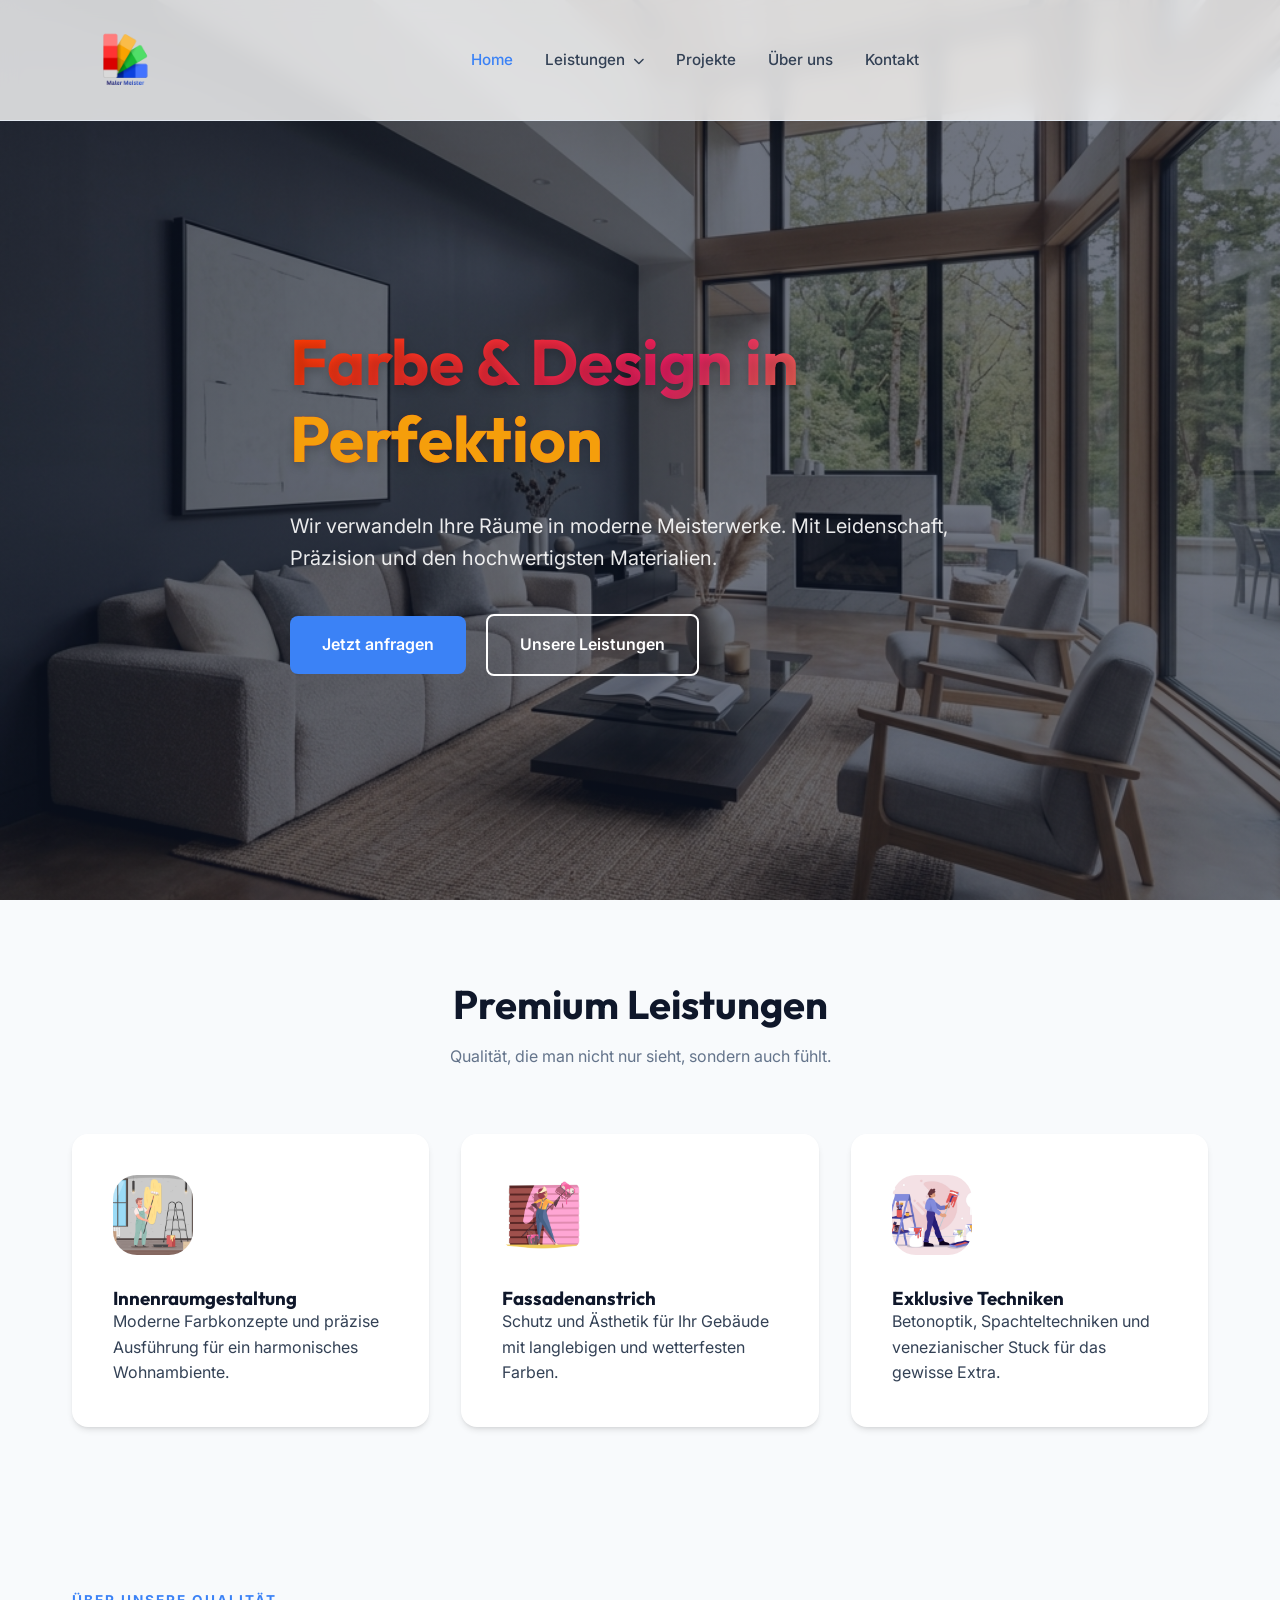
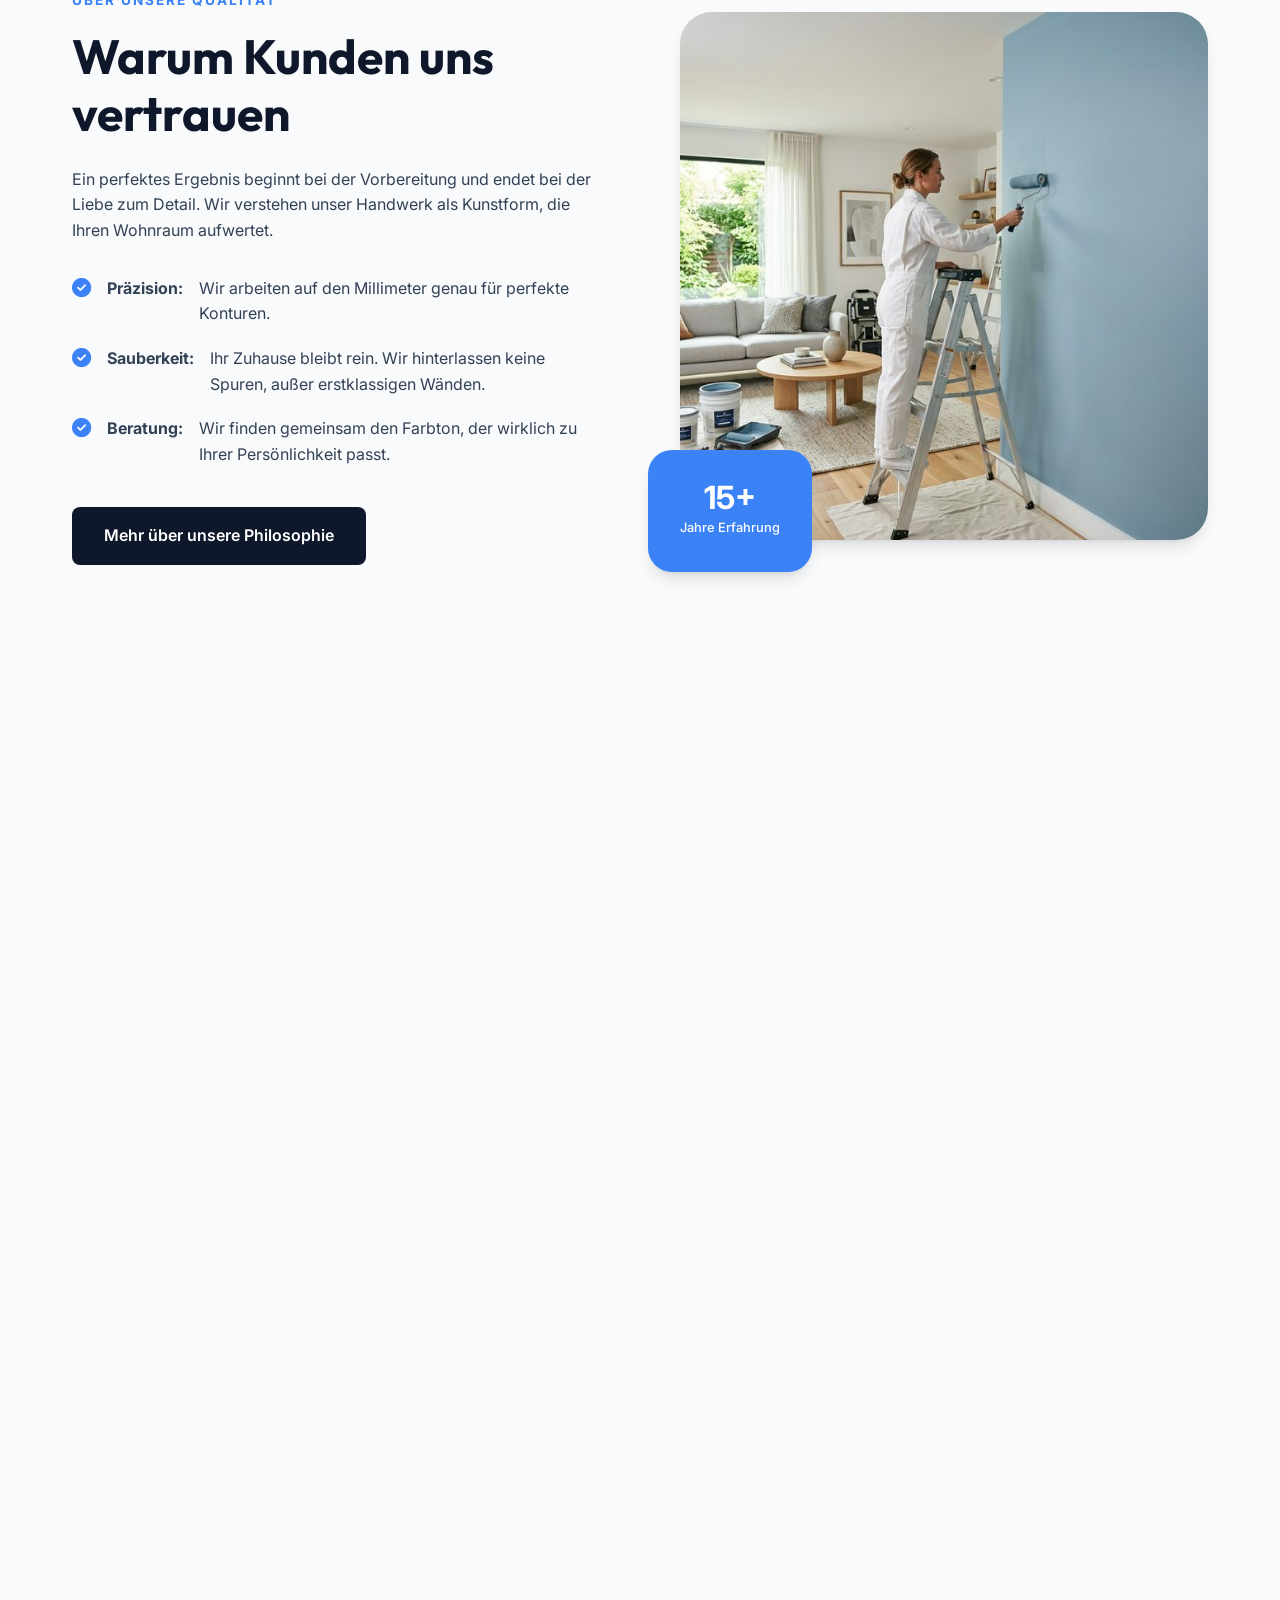
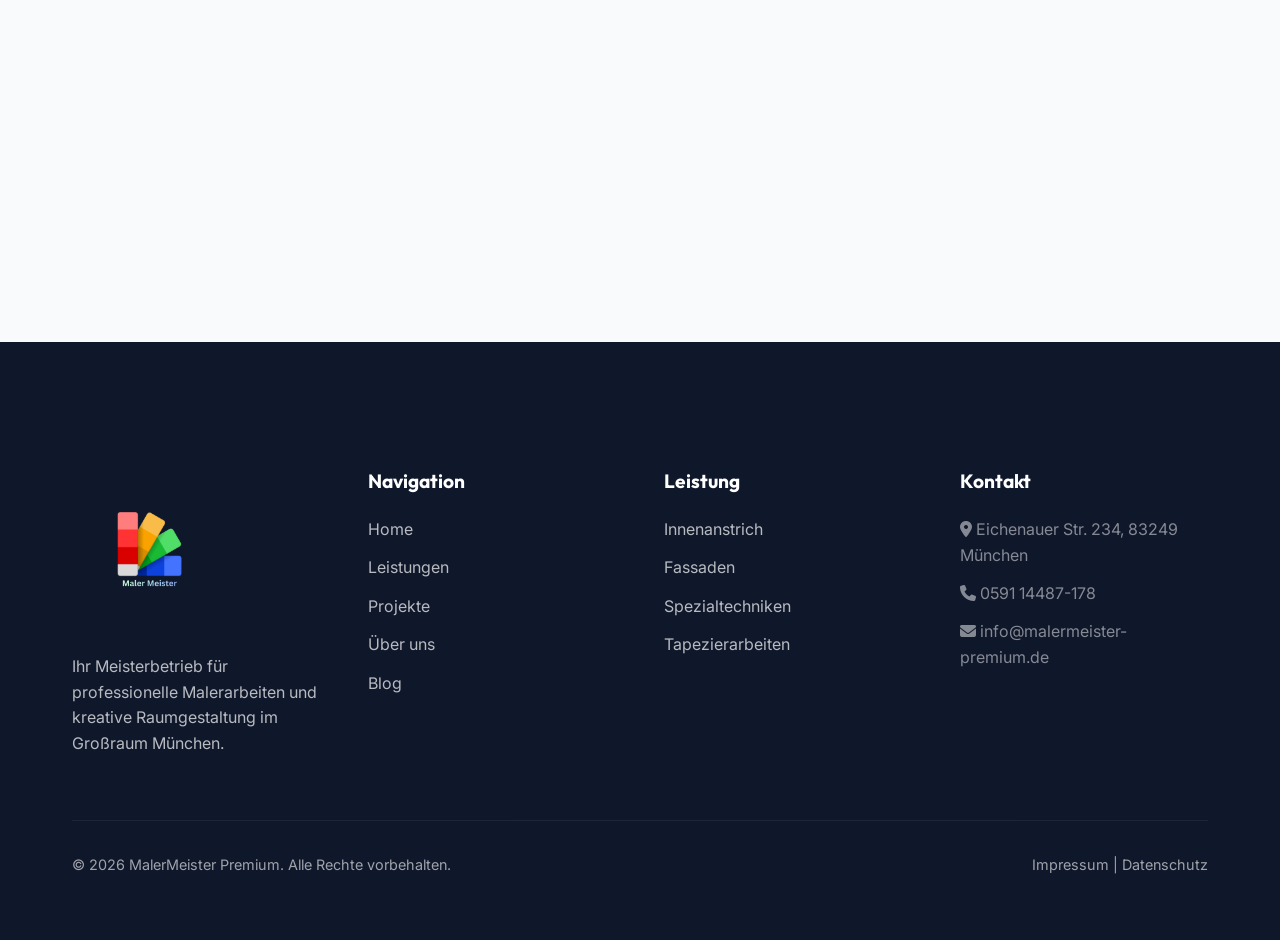
<file: index.html>
<!DOCTYPE html>
<html lang="de">
<head>
    <meta charset="UTF-8">
    <meta name="viewport" content="width=device-width, initial-scale=1.0">
    <title>MalerMeister Premium | Ihr Partner für moderne Raumgestaltung</title>
    <link rel="icon" type="image/png" href="assets/logo_custom.png">
    <meta name="description" content="Professionelle Malerarbeiten, Fassadengestaltung und exklusive Oberflächentechniken für Ihr Zuhause oder Gewerbe.">
    <link rel="stylesheet" href="styles.css">
    <link rel="stylesheet" href="https://cdnjs.cloudflare.com/ajax/libs/font-awesome/6.4.0/css/all.min.css">
</head>
<body>
    <div class="bg-blobs">
        <div class="blob blob-1"></div>
        <div class="blob blob-2"></div>
    </div>

    <header>
        <div class="container">
            <nav>
                <a href="index.html" class="logo"><img src="assets/logo_custom.png" alt="MalerMeister Premium Logo"></a>
                <ul class="nav-links">
                    <li><a href="index.html" class="active">Home</a></li>
                    <li class="has-mega">
                        <a href="leistungen.html">Leistungen <i class="fas fa-chevron-down"></i></a>
                        <div class="mega-menu">
                            <div class="container mega-grid">
                                <div class="mega-col">
                                    <h4><i class="fas fa-paint-roller"></i> Standardarbeiten</h4>
                                    <ul>
                                        <li><a href="leistungen.html#innen">Innenanstrich</a></li>
                                        <li><a href="leistungen.html#fassade">Fassaden</a></li>
                                    </ul>
                                </div>
                                <div class="mega-col">
                                    <h4><i class="fas fa-star"></i> Spezialarbeiten</h4>
                                    <ul>
                                        <li><a href="leistungen.html#technik">Spezialtechniken</a></li>
                                        <li><a href="leistungen.html#tapeziere">Tapezierarbeiten</a></li>
                                    </ul>
                                </div>
                                <div class="mega-col mega-cta">
                                    <div class="cta-mini">
                                        <p>Nicht sicher?</p>
                                        <a href="kontakt.html" class="btn btn-primary btn-sm">Jetzt beraten lassen</a>
                                    </div>
                                </div>
                            </div>
                        </div>
                    </li>
                    <li><a href="projekte.html">Projekte</a></li>
                    <li><a href="ueber-uns.html">Über uns</a></li>
                    <li><a href="kontakt.html">Kontakt</a></li>
                </ul>
                <div class="header-actions">
                    <div class="mobile-menu-btn">
                        <i class="fas fa-bars"></i>
                    </div>
                </div>
            </nav>
        </div>
    </header>

    <main>
        <section class="hero">
            <div class="container">
                <div class="hero-content reveal">
                    <h1>Farbe & Design in <span>Perfektion</span></h1>
                    <p>Wir verwandeln Ihre Räume in moderne Meisterwerke. Mit Leidenschaft, Präzision und den hochwertigsten Materialien.</p>
                    <div class="hero-btns">
                        <a href="kontakt.html" class="btn btn-primary">Jetzt anfragen</a>
                        <a href="leistungen.html" class="btn btn-outline">Unsere Leistungen</a>
                    </div>
                </div>
            </div>
        </section>

        <section class="services">
            <div class="container">
                <div class="section-title reveal">
                    <h2>Premium Leistungen</h2>
                    <p>Qualität, die man nicht nur sieht, sondern auch fühlt.</p>
                </div>
                <div class="services-grid">
                    <div class="service-card reveal">
                        <div class="service-icon blue"><img src="assets/service_interior.png" alt="Innenraumgestaltung Illustration"></div>
                        <h3>Innenraumgestaltung</h3>
                        <p>Moderne Farbkonzepte und präzise Ausführung für ein harmonisches Wohnambiente.</p>
                    </div>
                    <div class="service-card reveal">
                        <div class="service-icon orange"><img src="assets/service_facade.png" alt="Fassadenanstrich Illustration"></div>
                        <h3>Fassadenanstrich</h3>
                        <p>Schutz und Ästhetik für Ihr Gebäude mit langlebigen und wetterfesten Farben.</p>
                    </div>
                    <div class="service-card reveal">
                        <div class="service-icon green"><img src="assets/service_technique.png" alt="Exklusive Techniken Illustration"></div>
                        <h3>Exklusive Techniken</h3>
                        <p>Betonoptik, Spachteltechniken und venezianischer Stuck für das gewisse Extra.</p>
                    </div>
                </div>
            </div>
        </section>

        <section class="split-section">
            <div class="container">
                <div class="split-grid">
                    <div class="split-content reveal">
                        <span class="subtitle">Über unsere Qualität</span>
                        <h2>Warum Kunden uns vertrauen</h2>
                        <p>Ein perfektes Ergebnis beginnt bei der Vorbereitung und endet bei der Liebe zum Detail. Wir verstehen unser Handwerk als Kunstform, die Ihren Wohnraum aufwertet.</p>
                        <ul class="feature-list">
                            <li><i class="fas fa-check-circle"></i> <strong>Präzision:</strong> Wir arbeiten auf den Millimeter genau für perfekte Konturen.</li>
                            <li><i class="fas fa-check-circle"></i> <strong>Sauberkeit:</strong> Ihr Zuhause bleibt rein. Wir hinterlassen keine Spuren, außer erstklassigen Wänden.</li>
                            <li><i class="fas fa-check-circle"></i> <strong>Beratung:</strong> Wir finden gemeinsam den Farbton, der wirklich zu Ihrer Persönlichkeit passt.</li>
                        </ul>
                        <div style="margin-top: 2.5rem;">
                            <a href="ueber-uns.html" class="btn btn-primary" style="background-color: var(--primary);">Mehr über unsere Philosophie</a>
                        </div>
                    </div>
                    <div class="split-image reveal">
                        <img src="assets/craftsmanship.png" alt="Handwerk Qualität">
                        <div class="image-experience-badge">
                            <strong>15+</strong>
                            <span>Jahre Erfahrung</span>
                        </div>
                    </div>
                </div>
            </div>
        </section>

        <section class="projects bg-white" style="background-color: white;">
            <div class="container">
                <div class="section-title reveal">
                    <h2>Unsere Referenzen</h2>
                    <p>Ein Einblick in unsere aktuellsten Projekte und zufriedene Kunden.</p>
                </div>
                <div class="projects-grid">
                    <div class="project-item reveal">
                        <div class="project-badge">Wohnen</div>
                        <img src="assets/project1.png" alt="Loft München">
                        <div class="project-overlay">
                            <span class="project-location"><i class="fas fa-map-marker-alt"></i> München</span>
                            <h3>Loft Wohnung</h3>
                            <p>Premium Innenraumgestaltung in kühlen Grautönen.</p>
                            <div class="project-link-icon"><i class="fas fa-arrow-right"></i></div>
                        </div>
                    </div>
                    <div class="project-item reveal">
                        <div class="project-badge">Exterieur</div>
                        <img src="assets/facade.png" alt="Villa Grünwald">
                        <div class="project-overlay">
                            <span class="project-location"><i class="fas fa-map-marker-alt"></i> Grünwald</span>
                            <h3>Villa Fassade</h3>
                            <p>Langfristiger Wetterschutz & edle Optik.</p>
                            <div class="project-link-icon"><i class="fas fa-arrow-right"></i></div>
                        </div>
                    </div>
                    <div class="project-item reveal">
                        <div class="project-badge">Büro</div>
                        <img src="assets/interior.png" alt="Office Projekt">
                        <div class="project-overlay">
                            <span class="project-location"><i class="fas fa-map-marker-alt"></i> Starnberg</span>
                            <h3>Creative Office</h3>
                            <p>Moderne Wandkonzepte für produktives Arbeiten.</p>
                            <div class="project-link-icon"><i class="fas fa-arrow-right"></i></div>
                        </div>
                    </div>
                </div>
                <div style="text-align: center; margin-top: 3rem;" class="reveal">
                    <a href="projekte.html" class="btn btn-primary">Alle Projekte ansehen</a>
                </div>
            </div>
        </section>

        <section class="cta">
            <div class="container">
                <div class="reveal" style="text-align: center; background: var(--primary); padding: 4rem; border-radius: 2rem; color: white;">
                    <h2 style="color: white; margin-bottom: 1.5rem; font-size: 2.5rem;">Bereit für ein neues Projekt?</h2>
                    <p style="margin-bottom: 2rem; opacity: 0.8; font-size: 1.1rem;">Lassen Sie uns gemeinsam Ihre Vision verwirklichen. Kontaktieren Sie uns für eine unverbindliche Beratung.</p>
                    <a href="kontakt.html" class="btn btn-primary" style="background-color: var(--accent);">Kontakt aufnehmen</a>
                </div>
            </div>
        </section>
    </main>

    <footer>
        <div class="container">
            <div class="footer-grid">
                <div class="footer-col">
                    <a href="index.html" class="logo" style="margin-bottom: 1.5rem;"><img src="assets/logo_footer.png" alt="MalerMeister Premium Logo"></a>
                    <p style="opacity: 0.7;">Ihr Meisterbetrieb für professionelle Malerarbeiten und kreative Raumgestaltung im Großraum München.</p>
                </div>
                <div class="footer-col">
                    <h4>Navigation</h4>
                    <ul>
                        <li><a href="index.html">Home</a></li>
                        <li><a href="leistungen.html">Leistungen</a></li>
                        <li><a href="projekte.html">Projekte</a></li>
                        <li><a href="ueber-uns.html">Über uns</a></li>
                        <li><a href="blog.html">Blog</a></li>
                    </ul>
                </div>
                <div class="footer-col">
                    <h4>Leistung</h4>
                    <ul>
                        <li><a href="leistungen.html#innen">Innenanstrich</a></li>
                        <li><a href="leistungen.html#fassade">Fassaden</a></li>
                        <li><a href="leistungen.html#technik">Spezialtechniken</a></li>
                        <li><a href="leistungen.html#tapeziere">Tapezierarbeiten</a></li>
                    </ul>
                </div>
                <div class="footer-col">
                    <h4>Kontakt</h4>
                    <ul style="opacity: 0.7;">
                        <li><i class="fas fa-map-marker-alt"></i> Eichenauer Str. 234, 83249 München</li>
                        <li><i class="fas fa-phone"></i> 0591 14487-178</li>
                        <li><i class="fas fa-envelope"></i> <a href="mailto:info@webtech-agentur.de">info@malermeister-premium.de</a></li>
                    </ul>
                </div>
            </div>
            <div class="footer-bottom">
                <p>&copy; 2026 MalerMeister Premium. Alle Rechte vorbehalten.</p>
                <div class="footer-legal">
                    <a href="impressum.html">Impressum</a> | <a href="datenschutz.html">Datenschutz</a>
                </div>
            </div>
        </div>
    </footer>

    <script src="script.js"></script>
</body>
</html>
</file>
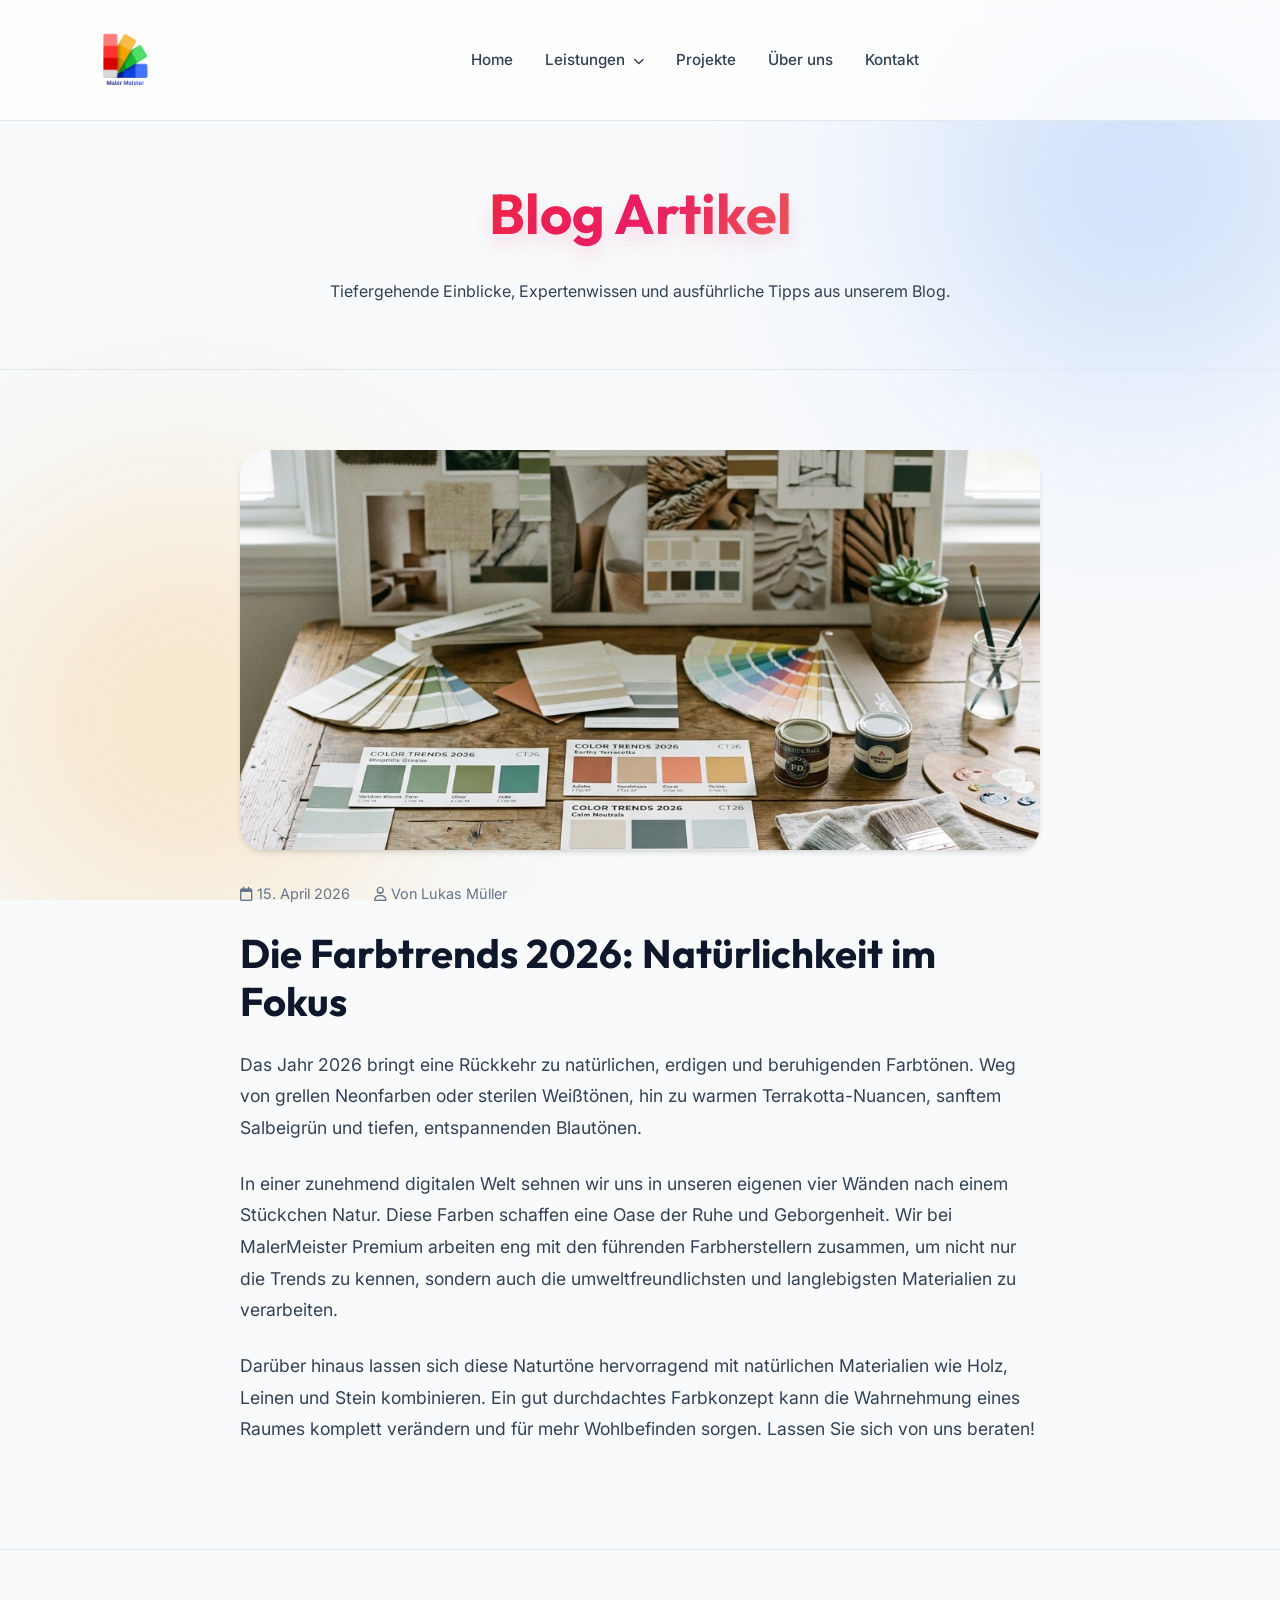
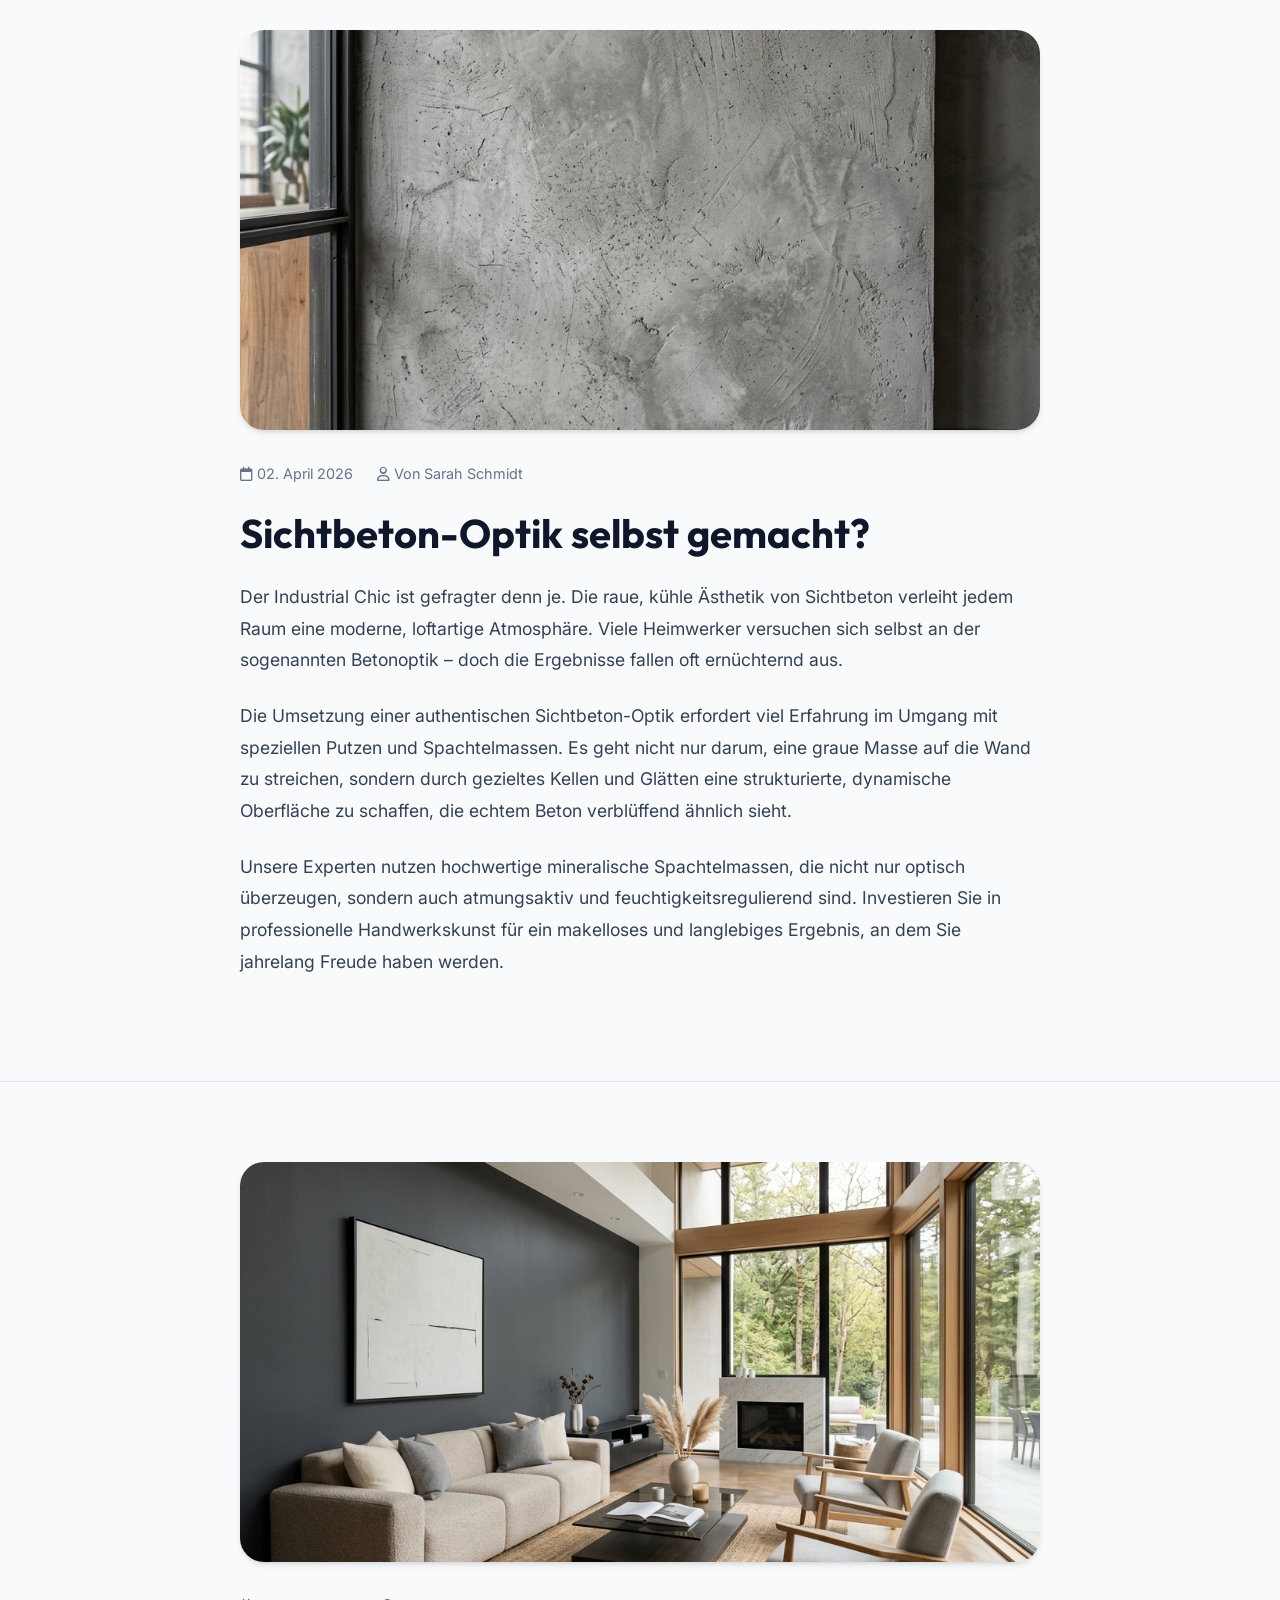
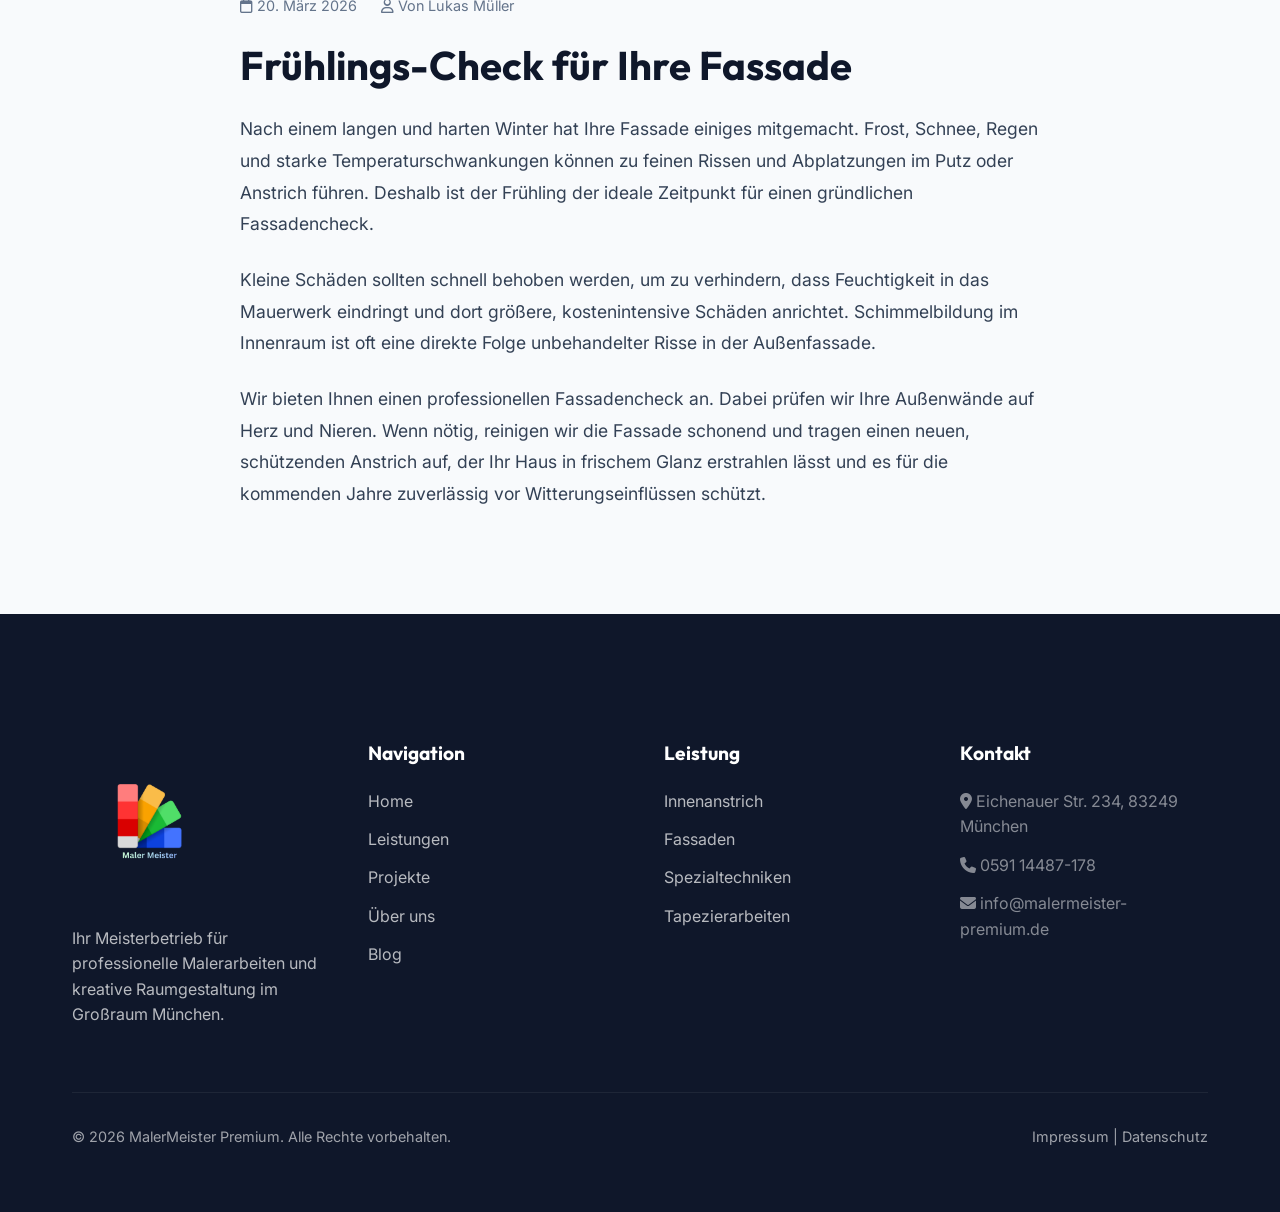
<file: blog-details.html>
<!DOCTYPE html>
<html lang="de">
<head>
    <meta charset="UTF-8">
    <meta name="viewport" content="width=device-width, initial-scale=1.0">
    <title>Blog Details | MalerMeister Premium</title>
    <link rel="icon" type="image/png" href="assets/logo_custom.png">
    <link rel="stylesheet" href="styles.css">
    <link rel="stylesheet" href="https://cdnjs.cloudflare.com/ajax/libs/font-awesome/6.4.0/css/all.min.css">
    <style>
        .page-header {
            padding-top: 180px;
            background: var(--bg-white);
            border-bottom: 1px solid var(--border);
            text-align: center;
            padding-bottom: 4rem;
        }
        .article-section {
            padding: 5rem 0;
            border-bottom: 1px solid var(--border);
        }
        .article-section:last-child {
            border-bottom: none;
        }
        .article-image {
            width: 100%;
            height: 400px;
            object-fit: cover;
            border-radius: 1.5rem;
            margin-bottom: 2rem;
            box-shadow: var(--shadow);
        }
        .article-content {
            max-width: 800px;
            margin: 0 auto;
        }
        .article-meta {
            font-size: 0.9rem;
            color: var(--text-muted);
            margin-bottom: 1.5rem;
            display: flex;
            gap: 1.5rem;
        }
        .article-content h2 {
            font-size: 2.5rem;
            margin-bottom: 1.5rem;
            color: var(--text-heading);
        }
        .article-content p {
            margin-bottom: 1.5rem;
            font-size: 1.1rem;
            line-height: 1.8;
        }
    </style>
</head>
<body>
    <div class="bg-blobs">
        <div class="blob blob-1"></div>
        <div class="blob blob-2"></div>
    </div>

    <header>
        <div class="container">
            <nav>
                <a href="index.html" class="logo"><img src="assets/logo_custom.png" alt="MalerMeister Premium Logo"></a>
                <ul class="nav-links">
                    <li><a href="index.html">Home</a></li>
                    <li class="has-mega">
                        <a href="leistungen.html">Leistungen <i class="fas fa-chevron-down"></i></a>
                        <div class="mega-menu">
                            <div class="container mega-grid">
                                <div class="mega-col">
                                    <h4><i class="fas fa-paint-roller"></i> Standardarbeiten</h4>
                                    <ul>
                                        <li><a href="leistungen.html#innen">Innenanstrich</a></li>
                                        <li><a href="leistungen.html#fassade">Fassaden</a></li>
                                    </ul>
                                </div>
                                <div class="mega-col">
                                    <h4><i class="fas fa-star"></i> Spezialarbeiten</h4>
                                    <ul>
                                        <li><a href="leistungen.html#technik">Spezialtechniken</a></li>
                                        <li><a href="leistungen.html#tapeziere">Tapezierarbeiten</a></li>
                                    </ul>
                                </div>
                                <div class="mega-col mega-cta">
                                    <div class="cta-mini">
                                        <p>Nicht sicher?</p>
                                        <a href="kontakt.html" class="btn btn-primary btn-sm">Jetzt beraten lassen</a>
                                    </div>
                                </div>
                            </div>
                        </div>
                    </li>
                    <li><a href="projekte.html">Projekte</a></li>
                    <li><a href="ueber-uns.html">Über uns</a></li>
                    <li><a href="kontakt.html">Kontakt</a></li>
                </ul>
                <div class="header-actions">
                    <div class="mobile-menu-btn">
                        <i class="fas fa-bars"></i>
                    </div>
                </div>
            </nav>
        </div>
    </header>

    <main>
        <div class="page-header">
            <div class="container">
                <h1 class="reveal">Blog Artikel</h1>
                <p class="reveal">Tiefergehende Einblicke, Expertenwissen und ausführliche Tipps aus unserem Blog.</p>
            </div>
        </div>

        <section id="farbtrends" class="article-section">
            <div class="container">
                <div class="article-content reveal">
                    <img src="assets/blog1.png" alt="Farbtrends 2026" class="article-image">
                    <div class="article-meta">
                        <span><i class="far fa-calendar"></i> 15. April 2026</span>
                        <span><i class="far fa-user"></i> Von Lukas Müller</span>
                    </div>
                    <h2>Die Farbtrends 2026: Natürlichkeit im Fokus</h2>
                    <p>Das Jahr 2026 bringt eine Rückkehr zu natürlichen, erdigen und beruhigenden Farbtönen. Weg von grellen Neonfarben oder sterilen Weißtönen, hin zu warmen Terrakotta-Nuancen, sanftem Salbeigrün und tiefen, entspannenden Blautönen.</p>
                    <p>In einer zunehmend digitalen Welt sehnen wir uns in unseren eigenen vier Wänden nach einem Stückchen Natur. Diese Farben schaffen eine Oase der Ruhe und Geborgenheit. Wir bei MalerMeister Premium arbeiten eng mit den führenden Farbherstellern zusammen, um nicht nur die Trends zu kennen, sondern auch die umweltfreundlichsten und langlebigsten Materialien zu verarbeiten.</p>
                    <p>Darüber hinaus lassen sich diese Naturtöne hervorragend mit natürlichen Materialien wie Holz, Leinen und Stein kombinieren. Ein gut durchdachtes Farbkonzept kann die Wahrnehmung eines Raumes komplett verändern und für mehr Wohlbefinden sorgen. Lassen Sie sich von uns beraten!</p>
                </div>
            </div>
        </section>

        <section id="sichtbeton" class="article-section" style="background-color: var(--bg-white);">
            <div class="container">
                <div class="article-content reveal">
                    <img src="assets/concrete.png" alt="Sichtbeton Technik" class="article-image">
                    <div class="article-meta">
                        <span><i class="far fa-calendar"></i> 02. April 2026</span>
                        <span><i class="far fa-user"></i> Von Sarah Schmidt</span>
                    </div>
                    <h2>Sichtbeton-Optik selbst gemacht?</h2>
                    <p>Der Industrial Chic ist gefragter denn je. Die raue, kühle Ästhetik von Sichtbeton verleiht jedem Raum eine moderne, loftartige Atmosphäre. Viele Heimwerker versuchen sich selbst an der sogenannten Betonoptik – doch die Ergebnisse fallen oft ernüchternd aus.</p>
                    <p>Die Umsetzung einer authentischen Sichtbeton-Optik erfordert viel Erfahrung im Umgang mit speziellen Putzen und Spachtelmassen. Es geht nicht nur darum, eine graue Masse auf die Wand zu streichen, sondern durch gezieltes Kellen und Glätten eine strukturierte, dynamische Oberfläche zu schaffen, die echtem Beton verblüffend ähnlich sieht.</p>
                    <p>Unsere Experten nutzen hochwertige mineralische Spachtelmassen, die nicht nur optisch überzeugen, sondern auch atmungsaktiv und feuchtigkeitsregulierend sind. Investieren Sie in professionelle Handwerkskunst für ein makelloses und langlebiges Ergebnis, an dem Sie jahrelang Freude haben werden.</p>
                </div>
            </div>
        </section>

        <section id="fassade" class="article-section">
            <div class="container">
                <div class="article-content reveal">
                    <img src="assets/hero.png" alt="Fassadencheck" class="article-image">
                    <div class="article-meta">
                        <span><i class="far fa-calendar"></i> 20. März 2026</span>
                        <span><i class="far fa-user"></i> Von Lukas Müller</span>
                    </div>
                    <h2>Frühlings-Check für Ihre Fassade</h2>
                    <p>Nach einem langen und harten Winter hat Ihre Fassade einiges mitgemacht. Frost, Schnee, Regen und starke Temperaturschwankungen können zu feinen Rissen und Abplatzungen im Putz oder Anstrich führen. Deshalb ist der Frühling der ideale Zeitpunkt für einen gründlichen Fassadencheck.</p>
                    <p>Kleine Schäden sollten schnell behoben werden, um zu verhindern, dass Feuchtigkeit in das Mauerwerk eindringt und dort größere, kostenintensive Schäden anrichtet. Schimmelbildung im Innenraum ist oft eine direkte Folge unbehandelter Risse in der Außenfassade.</p>
                    <p>Wir bieten Ihnen einen professionellen Fassadencheck an. Dabei prüfen wir Ihre Außenwände auf Herz und Nieren. Wenn nötig, reinigen wir die Fassade schonend und tragen einen neuen, schützenden Anstrich auf, der Ihr Haus in frischem Glanz erstrahlen lässt und es für die kommenden Jahre zuverlässig vor Witterungseinflüssen schützt.</p>
                </div>
            </div>
        </section>
    </main>

    <footer>
        <div class="container">
            <div class="footer-grid">
                <div class="footer-col">
                    <a href="index.html" class="logo" style="margin-bottom: 1.5rem;"><img src="assets/logo_footer.png" alt="MalerMeister Premium Logo"></a>
                    <p style="opacity: 0.7;">Ihr Meisterbetrieb für professionelle Malerarbeiten und kreative Raumgestaltung im Großraum München.</p>
                </div>
                <div class="footer-col">
                    <h4>Navigation</h4>
                    <ul>
                        <li><a href="index.html">Home</a></li>
                        <li><a href="leistungen.html">Leistungen</a></li>
                        <li><a href="projekte.html">Projekte</a></li>
                        <li><a href="ueber-uns.html">Über uns</a></li>
                        <li><a href="blog.html">Blog</a></li>
                    </ul>
                </div>
                <div class="footer-col">
                    <h4>Leistung</h4>
                    <ul>
                        <li><a href="leistungen.html#innen">Innenanstrich</a></li>
                        <li><a href="leistungen.html#fassade">Fassaden</a></li>
                        <li><a href="leistungen.html#technik">Spezialtechniken</a></li>
                        <li><a href="leistungen.html#tapeziere">Tapezierarbeiten</a></li>
                    </ul>
                </div>
                <div class="footer-col">
                    <h4>Kontakt</h4>
                    <ul style="opacity: 0.7;">
                        <li><i class="fas fa-map-marker-alt"></i> Eichenauer Str. 234, 83249 München</li>
                        <li><i class="fas fa-phone"></i> 0591 14487-178</li>
                        <li><i class="fas fa-envelope"></i> <a href="mailto:info@webtech-agentur.de">info@malermeister-premium.de</a></li>
                    </ul>
                </div>
            </div>
            <div class="footer-bottom">
                <p>&copy; 2026 MalerMeister Premium. Alle Rechte vorbehalten.</p>
                <div class="footer-legal">
                    <a href="impressum.html">Impressum</a> | <a href="datenschutz.html">Datenschutz</a>
                </div>
            </div>
        </div>
    </footer>

    <script src="script.js"></script>
</body>
</html>
</file>
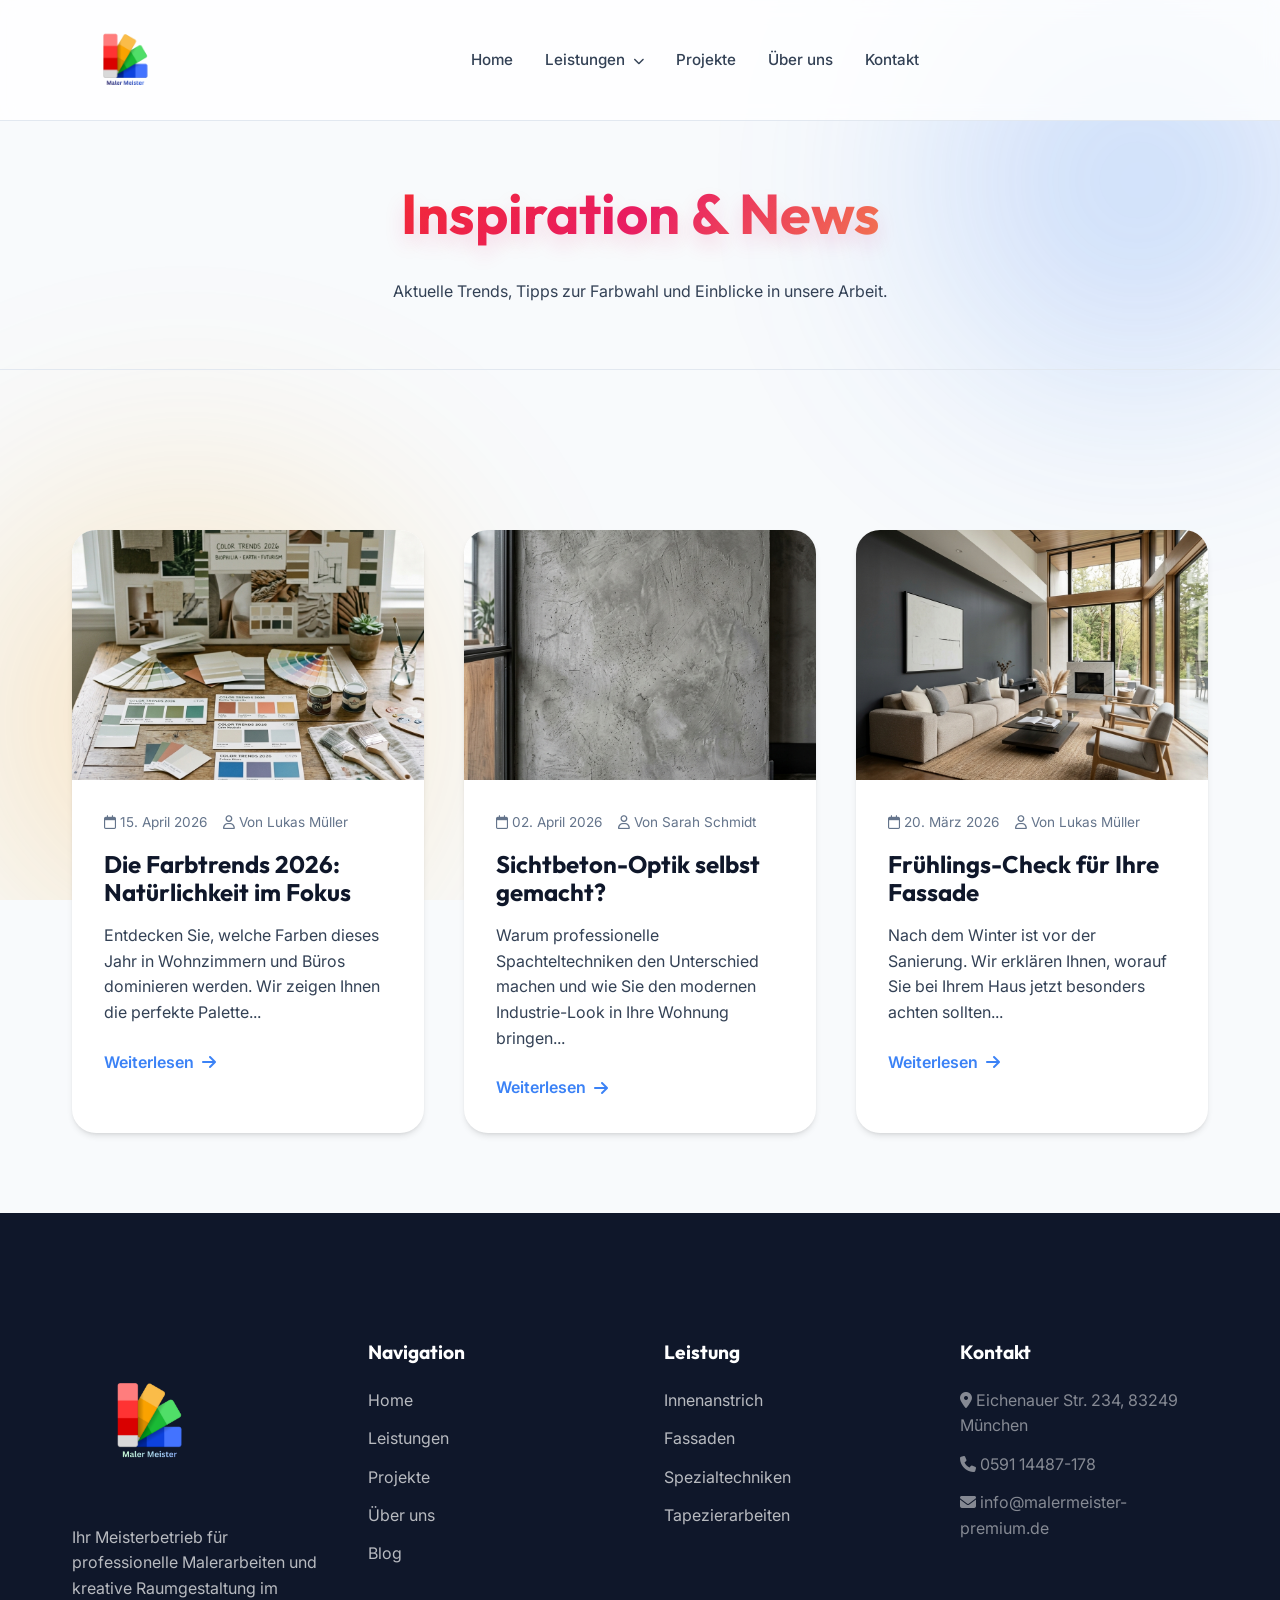
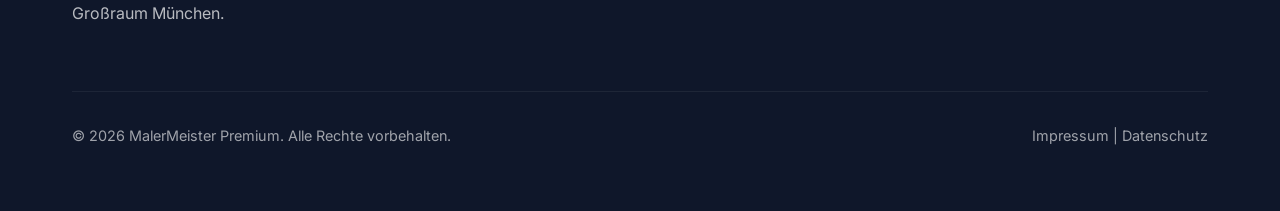
<file: blog.html>
<!DOCTYPE html>
<html lang="de">
<head>
    <meta charset="UTF-8">
    <meta name="viewport" content="width=device-width, initial-scale=1.0">
    <title>Blog & Inspiration | MalerMeister Premium</title>
    <link rel="icon" type="image/png" href="assets/logo_custom.png">
    <link rel="stylesheet" href="styles.css">
    <link rel="stylesheet" href="https://cdnjs.cloudflare.com/ajax/libs/font-awesome/6.4.0/css/all.min.css">
    <style>
        .page-header {
            padding-top: 180px;
            background: var(--bg-white);
            border-bottom: 1px solid var(--border);
            text-align: center;
            padding-bottom: 4rem;
        }
        .blog-grid {
            display: grid;
            grid-template-columns: repeat(auto-fit, minmax(350px, 1fr));
            gap: 2.5rem;
            margin-top: 5rem;
        }
        .blog-card {
            background: white;
            border-radius: 1.5rem;
            overflow: hidden;
            box-shadow: var(--shadow);
            transition: var(--transition);
        }
        .blog-card:hover {
            transform: translateY(-8px);
            box-shadow: var(--shadow-lg);
        }
        .blog-img {
            height: 250px;
            overflow: hidden;
        }
        .blog-img img {
            width: 100%;
            height: 100%;
            object-fit: cover;
        }
        .blog-body {
            padding: 2rem;
        }
        .blog-meta {
            font-size: 0.85rem;
            color: var(--text-muted);
            margin-bottom: 1rem;
            display: flex;
            gap: 1rem;
        }
        .blog-body h3 {
            margin-bottom: 1rem;
            font-size: 1.5rem;
        }
        .read-more {
            color: var(--secondary);
            font-weight: 600;
            display: inline-flex;
            align-items: center;
            gap: 0.5rem;
            margin-top: 1.5rem;
        }
        .read-more:hover {
            gap: 0.8rem;
        }
    </style>
</head>
<body>
    <div class="bg-blobs">
        <div class="blob blob-1"></div>
        <div class="blob blob-2"></div>
    </div>

    <header>
        <div class="container">
            <nav>
                <a href="index.html" class="logo"><img src="assets/logo_custom.png" alt="MalerMeister Premium Logo"></a>
                <ul class="nav-links">
                    <li><a href="index.html">Home</a></li>
                    <li class="has-mega">
                        <a href="leistungen.html">Leistungen <i class="fas fa-chevron-down"></i></a>
                        <div class="mega-menu">
                            <div class="container mega-grid">
                                <div class="mega-col">
                                    <h4><i class="fas fa-paint-roller"></i> Innenraum</h4>
                                    <ul>
                                        <li><a href="leistungen.html#innen">Wohnzimmergestaltung</a></li>
                                        <li><a href="leistungen.html#innen">Schlafzimmer-Konzepte</a></li>
                                        <li><a href="leistungen.html#tapeziere">Exklusive Tapeten</a></li>
                                    </ul>
                                </div>
                                <div class="mega-col">
                                    <h4><i class="fas fa-home"></i> Fassade</h4>
                                    <ul>
                                        <li><a href="leistungen.html#fassade">Fassadenschutz</a></li>
                                        <li><a href="leistungen.html#fassade">Fassaden-Glow</a></li>
                                        <li><a href="leistungen.html#fassade">Holzschutz & Lasuren</a></li>
                                    </ul>
                                </div>
                                <div class="mega-col mega-cta">
                                    <div class="cta-mini">
                                        <p>Nicht sicher?</p>
                                        <a href="kontakt.html" class="btn btn-primary btn-sm">Jetzt beraten lassen</a>
                                    </div>
                                </div>
                            </div>
                        </div>
                    </li>
                    <li><a href="projekte.html">Projekte</a></li>
                    <li><a href="ueber-uns.html">Über uns</a></li>
                    <li><a href="kontakt.html">Kontakt</a></li>
                </ul>
                <div class="header-actions">
                    <div class="mobile-menu-btn">
                        <i class="fas fa-bars"></i>
                    </div>
                </div>
            </nav>
        </div>
    </header>

    <main>
        <div class="page-header">
            <div class="container">
                <h1 class="reveal">Inspiration & News</h1>
                <p class="reveal">Aktuelle Trends, Tipps zur Farbwahl und Einblicke in unsere Arbeit.</p>
            </div>
        </div>

        <section class="blog-section">
            <div class="container">
                <div class="blog-grid">
                    <article class="blog-card reveal">
                        <div class="blog-img">
                            <img src="assets/blog1.png" alt="Farbtrends 2026">
                        </div>
                        <div class="blog-body">
                            <div class="blog-meta">
                                <span><i class="far fa-calendar"></i> 15. April 2026</span>
                                <span><i class="far fa-user"></i> Von Lukas Müller</span>
                            </div>
                            <h3>Die Farbtrends 2026: Natürlichkeit im Fokus</h3>
                            <p>Entdecken Sie, welche Farben dieses Jahr in Wohnzimmern und Büros dominieren werden. Wir zeigen Ihnen die perfekte Palette...</p>
                            <a href="#" class="read-more">Weiterlesen <i class="fas fa-arrow-right"></i></a>
                        </div>
                    </article>

                    <article class="blog-card reveal">
                        <div class="blog-img">
                            <img src="assets/concrete.png" alt="Sichtbeton Technik">
                        </div>
                        <div class="blog-body">
                            <div class="blog-meta">
                                <span><i class="far fa-calendar"></i> 02. April 2026</span>
                                <span><i class="far fa-user"></i> Von Sarah Schmidt</span>
                            </div>
                            <h3>Sichtbeton-Optik selbst gemacht?</h3>
                            <p>Warum professionelle Spachteltechniken den Unterschied machen und wie Sie den modernen Industrie-Look in Ihre Wohnung bringen...</p>
                            <a href="#" class="read-more">Weiterlesen <i class="fas fa-arrow-right"></i></a>
                        </div>
                    </article>

                    <article class="blog-card reveal">
                        <div class="blog-img">
                            <img src="assets/hero.png" alt="Fassadencheck">
                        </div>
                        <div class="blog-body">
                            <div class="blog-meta">
                                <span><i class="far fa-calendar"></i> 20. März 2026</span>
                                <span><i class="far fa-user"></i> Von Lukas Müller</span>
                            </div>
                            <h3>Frühlings-Check für Ihre Fassade</h3>
                            <p>Nach dem Winter ist vor der Sanierung. Wir erklären Ihnen, worauf Sie bei Ihrem Haus jetzt besonders achten sollten...</p>
                            <a href="#" class="read-more">Weiterlesen <i class="fas fa-arrow-right"></i></a>
                        </div>
                    </article>
                </div>
            </div>
        </section>
    </main>

    <footer>
        <div class="container">
            <div class="footer-grid">
                <div class="footer-col">
                    <a href="index.html" class="logo" style="margin-bottom: 1.5rem;"><img src="assets/logo_footer.png" alt="MalerMeister Premium Logo"></a>
                    <p style="opacity: 0.7;">Ihr Meisterbetrieb für professionelle Malerarbeiten und kreative Raumgestaltung im Großraum München.</p>
                </div>
                <div class="footer-col">
                    <h4>Navigation</h4>
                    <ul>
                        <li><a href="index.html">Home</a></li>
                        <li><a href="leistungen.html">Leistungen</a></li>
                        <li><a href="projekte.html">Projekte</a></li>
                        <li><a href="ueber-uns.html">Über uns</a></li>
                        <li><a href="blog.html">Blog</a></li>
                    </ul>
                </div>
                <div class="footer-col">
                    <h4>Leistung</h4>
                    <ul>
                        <li><a href="leistungen.html#innen">Innenanstrich</a></li>
                        <li><a href="leistungen.html#fassade">Fassaden</a></li>
                        <li><a href="leistungen.html#technik">Spezialtechniken</a></li>
                        <li><a href="leistungen.html#tapeziere">Tapezierarbeiten</a></li>
                    </ul>
                </div>
                <div class="footer-col">
                    <h4>Kontakt</h4>
                    <ul style="opacity: 0.7;">
                        <li><i class="fas fa-map-marker-alt"></i> Eichenauer Str. 234, 83249 München</li>
                        <li><i class="fas fa-phone"></i> 0591 14487-178</li>
                        <li><i class="fas fa-envelope"></i> <a href="mailto:info@webtech-agentur.de">info@malermeister-premium.de</a></li>
                    </ul>
                </div>
            </div>
            <div class="footer-bottom">
                <p>&copy; 2026 MalerMeister Premium. Alle Rechte vorbehalten.</p>
                <div class="footer-legal">
                    <a href="impressum.html">Impressum</a> | <a href="datenschutz.html">Datenschutz</a>
                </div>
            </div>
        </div>
    </footer>

    <script src="script.js"></script>
</body>
</html>
</file>
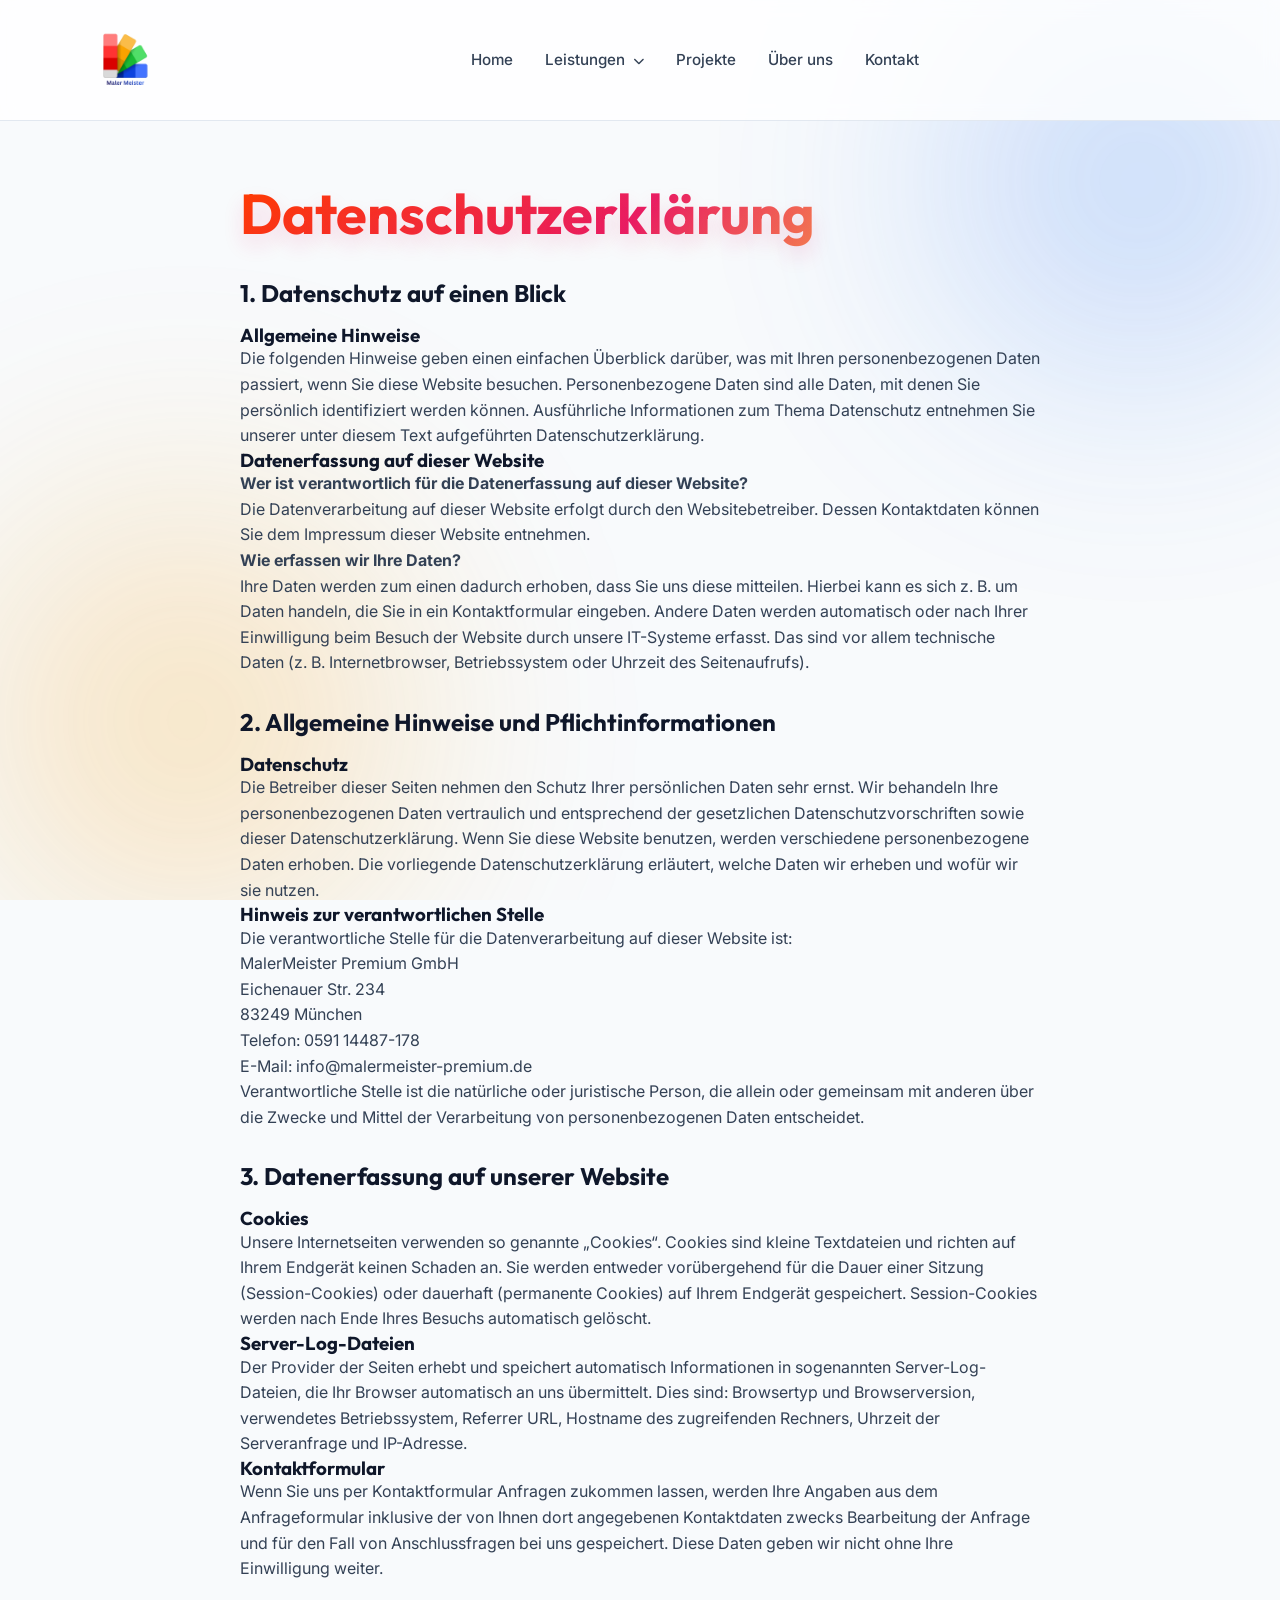
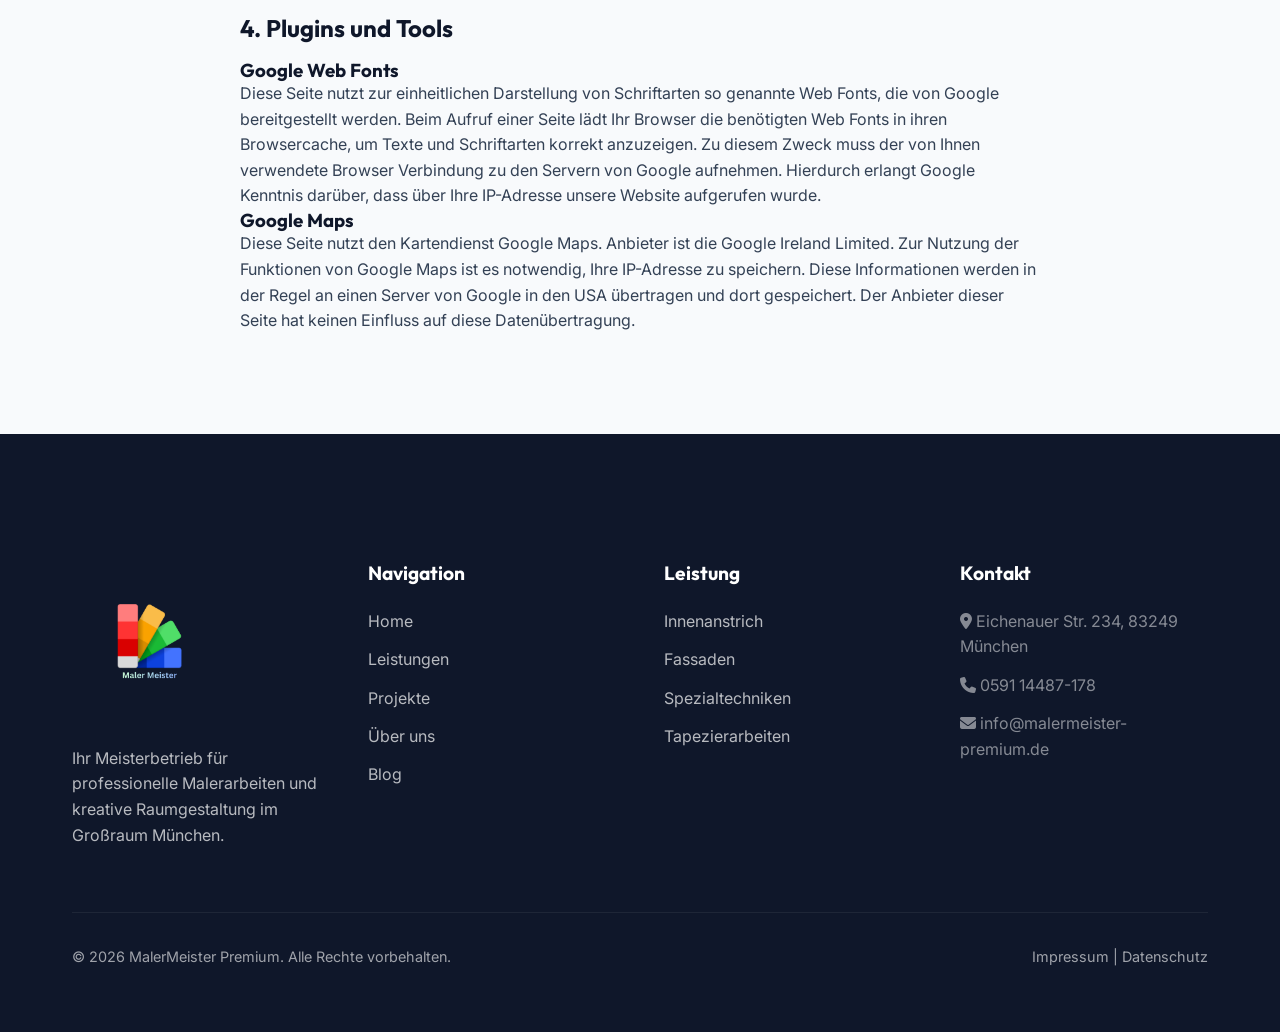
<file: datenschutz.html>
<!DOCTYPE html>
<html lang="de">
<head>
    <meta charset="UTF-8">
    <meta name="viewport" content="width=device-width, initial-scale=1.0">
    <title>Datenschutz | MalerMeister Premium</title>
    <link rel="icon" type="image/png" href="assets/logo_custom.png">
    <link rel="stylesheet" href="styles.css">
    <link rel="stylesheet" href="https://cdnjs.cloudflare.com/ajax/libs/font-awesome/6.4.0/css/all.min.css">
    <style>
        .legal-content {
            padding: 180px 0 100px;
            max-width: 800px;
            margin: 0 auto;
        }
        .legal-content h1 { margin-bottom: 2rem; }
        .legal-content h2 { margin-top: 2rem; margin-bottom: 1rem; }
    </style>
</head>
<body>
    <div class="bg-blobs">
        <div class="blob blob-1"></div>
        <div class="blob blob-2"></div>
    </div>
    <header>
        <div class="container">
            <nav>
                <a href="index.html" class="logo"><img src="assets/logo_custom.png" alt="MalerMeister Premium Logo"></a>
                <ul class="nav-links">
                    <li><a href="index.html">Home</a></li>
                    <li class="has-mega">
                        <a href="leistungen.html">Leistungen <i class="fas fa-chevron-down"></i></a>
                        <div class="mega-menu">
                            <div class="container mega-grid">
                                <div class="mega-col">
                                    <h4><i class="fas fa-paint-roller"></i> Standardarbeiten</h4>
                                    <ul>
                                        <li><a href="leistungen.html#innen">Innenanstrich</a></li>
                                        <li><a href="leistungen.html#fassade">Fassaden</a></li>
                                    </ul>
                                </div>
                                <div class="mega-col">
                                    <h4><i class="fas fa-star"></i> Spezialarbeiten</h4>
                                    <ul>
                                        <li><a href="leistungen.html#technik">Spezialtechniken</a></li>
                                        <li><a href="leistungen.html#tapeziere">Tapezierarbeiten</a></li>
                                    </ul>
                                </div>
                                <div class="mega-col mega-cta">
                                    <div class="cta-mini">
                                        <p>Nicht sicher?</p>
                                        <a href="kontakt.html" class="btn btn-primary btn-sm">Jetzt beraten lassen</a>
                                    </div>
                                </div>
                            </div>
                        </div>
                    </li>
                    <li><a href="projekte.html">Projekte</a></li>
                    <li><a href="ueber-uns.html">Über uns</a></li>
                    <li><a href="kontakt.html">Kontakt</a></li>
                </ul>
                <div class="header-actions">
                    <div class="mobile-menu-btn">
                        <i class="fas fa-bars"></i>
                    </div>
                </div>
            </nav>
        </div>
    </header>
    <main class="container">
        <div class="legal-content reveal">
            <h1>Datenschutzerklärung</h1>

            <h2>1. Datenschutz auf einen Blick</h2>
            <h3>Allgemeine Hinweise</h3>
            <p>Die folgenden Hinweise geben einen einfachen Überblick darüber, was mit Ihren personenbezogenen Daten passiert, wenn Sie diese Website besuchen. Personenbezogene Daten sind alle Daten, mit denen Sie persönlich identifiziert werden können. Ausführliche Informationen zum Thema Datenschutz entnehmen Sie unserer unter diesem Text aufgeführten Datenschutzerklärung.</p>
            <h3>Datenerfassung auf dieser Website</h3>
            <p><strong>Wer ist verantwortlich für die Datenerfassung auf dieser Website?</strong></p>
            <p>Die Datenverarbeitung auf dieser Website erfolgt durch den Websitebetreiber. Dessen Kontaktdaten können Sie dem Impressum dieser Website entnehmen.</p>
            <p><strong>Wie erfassen wir Ihre Daten?</strong></p>
            <p>Ihre Daten werden zum einen dadurch erhoben, dass Sie uns diese mitteilen. Hierbei kann es sich z. B. um Daten handeln, die Sie in ein Kontaktformular eingeben. Andere Daten werden automatisch oder nach Ihrer Einwilligung beim Besuch der Website durch unsere IT-Systeme erfasst. Das sind vor allem technische Daten (z. B. Internetbrowser, Betriebssystem oder Uhrzeit des Seitenaufrufs).</p>

            <h2>2. Allgemeine Hinweise und Pflichtinformationen</h2>
            <h3>Datenschutz</h3>
            <p>Die Betreiber dieser Seiten nehmen den Schutz Ihrer persönlichen Daten sehr ernst. Wir behandeln Ihre personenbezogenen Daten vertraulich und entsprechend der gesetzlichen Datenschutzvorschriften sowie dieser Datenschutzerklärung. Wenn Sie diese Website benutzen, werden verschiedene personenbezogene Daten erhoben. Die vorliegende Datenschutzerklärung erläutert, welche Daten wir erheben und wofür wir sie nutzen.</p>
            <h3>Hinweis zur verantwortlichen Stelle</h3>
            <p>Die verantwortliche Stelle für die Datenverarbeitung auf dieser Website ist:</p>
            <p>MalerMeister Premium GmbH<br>Eichenauer Str. 234<br>83249 München</p>
            <p>Telefon: 0591 14487-178<br>E-Mail: <a href="mailto:info@webtech-agentur.de">info@malermeister-premium.de</a></p>
            <p>Verantwortliche Stelle ist die natürliche oder juristische Person, die allein oder gemeinsam mit anderen über die Zwecke und Mittel der Verarbeitung von personenbezogenen Daten entscheidet.</p>

            <h2>3. Datenerfassung auf unserer Website</h2>
            <h3>Cookies</h3>
            <p>Unsere Internetseiten verwenden so genannte „Cookies“. Cookies sind kleine Textdateien und richten auf Ihrem Endgerät keinen Schaden an. Sie werden entweder vorübergehend für die Dauer einer Sitzung (Session-Cookies) oder dauerhaft (permanente Cookies) auf Ihrem Endgerät gespeichert. Session-Cookies werden nach Ende Ihres Besuchs automatisch gelöscht.</p>
            <h3>Server-Log-Dateien</h3>
            <p>Der Provider der Seiten erhebt und speichert automatisch Informationen in sogenannten Server-Log-Dateien, die Ihr Browser automatisch an uns übermittelt. Dies sind: Browsertyp und Browserversion, verwendetes Betriebssystem, Referrer URL, Hostname des zugreifenden Rechners, Uhrzeit der Serveranfrage und IP-Adresse.</p>
            <h3>Kontaktformular</h3>
            <p>Wenn Sie uns per Kontaktformular Anfragen zukommen lassen, werden Ihre Angaben aus dem Anfrageformular inklusive der von Ihnen dort angegebenen Kontaktdaten zwecks Bearbeitung der Anfrage und für den Fall von Anschlussfragen bei uns gespeichert. Diese Daten geben wir nicht ohne Ihre Einwilligung weiter.</p>

            <h2>4. Plugins und Tools</h2>
            <h3>Google Web Fonts</h3>
            <p>Diese Seite nutzt zur einheitlichen Darstellung von Schriftarten so genannte Web Fonts, die von Google bereitgestellt werden. Beim Aufruf einer Seite lädt Ihr Browser die benötigten Web Fonts in ihren Browsercache, um Texte und Schriftarten korrekt anzuzeigen. Zu diesem Zweck muss der von Ihnen verwendete Browser Verbindung zu den Servern von Google aufnehmen. Hierdurch erlangt Google Kenntnis darüber, dass über Ihre IP-Adresse unsere Website aufgerufen wurde.</p>
            <h3>Google Maps</h3>
            <p>Diese Seite nutzt den Kartendienst Google Maps. Anbieter ist die Google Ireland Limited. Zur Nutzung der Funktionen von Google Maps ist es notwendig, Ihre IP-Adresse zu speichern. Diese Informationen werden in der Regel an einen Server von Google in den USA übertragen und dort gespeichert. Der Anbieter dieser Seite hat keinen Einfluss auf diese Datenübertragung.</p>
        </div>
    </main>
    <footer>
        <div class="container">
            <div class="footer-grid">
                <div class="footer-col">
                    <a href="index.html" class="logo" style="margin-bottom: 1.5rem;"><img src="assets/logo_footer.png" alt="MalerMeister Premium Logo"></a>
                    <p style="opacity: 0.7;">Ihr Meisterbetrieb für professionelle Malerarbeiten und kreative Raumgestaltung im Großraum München.</p>
                </div>
                <div class="footer-col">
                    <h4>Navigation</h4>
                    <ul>
                        <li><a href="index.html">Home</a></li>
                        <li><a href="leistungen.html">Leistungen</a></li>
                        <li><a href="projekte.html">Projekte</a></li>
                        <li><a href="ueber-uns.html">Über uns</a></li>
                        <li><a href="blog.html">Blog</a></li>
                    </ul>
                </div>
                <div class="footer-col">
                    <h4>Leistung</h4>
                    <ul>
                        <li><a href="leistungen.html#innen">Innenanstrich</a></li>
                        <li><a href="leistungen.html#fassade">Fassaden</a></li>
                        <li><a href="leistungen.html#technik">Spezialtechniken</a></li>
                        <li><a href="leistungen.html#tapeziere">Tapezierarbeiten</a></li>
                    </ul>
                </div>
                <div class="footer-col">
                    <h4>Kontakt</h4>
                    <ul style="opacity: 0.7;">
                        <li><i class="fas fa-map-marker-alt"></i> Eichenauer Str. 234, 83249 München</li>
                        <li><i class="fas fa-phone"></i> 0591 14487-178</li>
                        <li><i class="fas fa-envelope"></i> <a href="mailto:info@webtech-agentur.de">info@malermeister-premium.de</a></li>
                    </ul>
                </div>
            </div>
            <div class="footer-bottom">
                <p>&copy; 2026 MalerMeister Premium. Alle Rechte vorbehalten.</p>
                <div class="footer-legal">
                    <a href="impressum.html">Impressum</a> | <a href="datenschutz.html">Datenschutz</a>
                </div>
            </div>
        </div>
    </footer>

    <script src="script.js"></script>
</body>
</html>
</file>
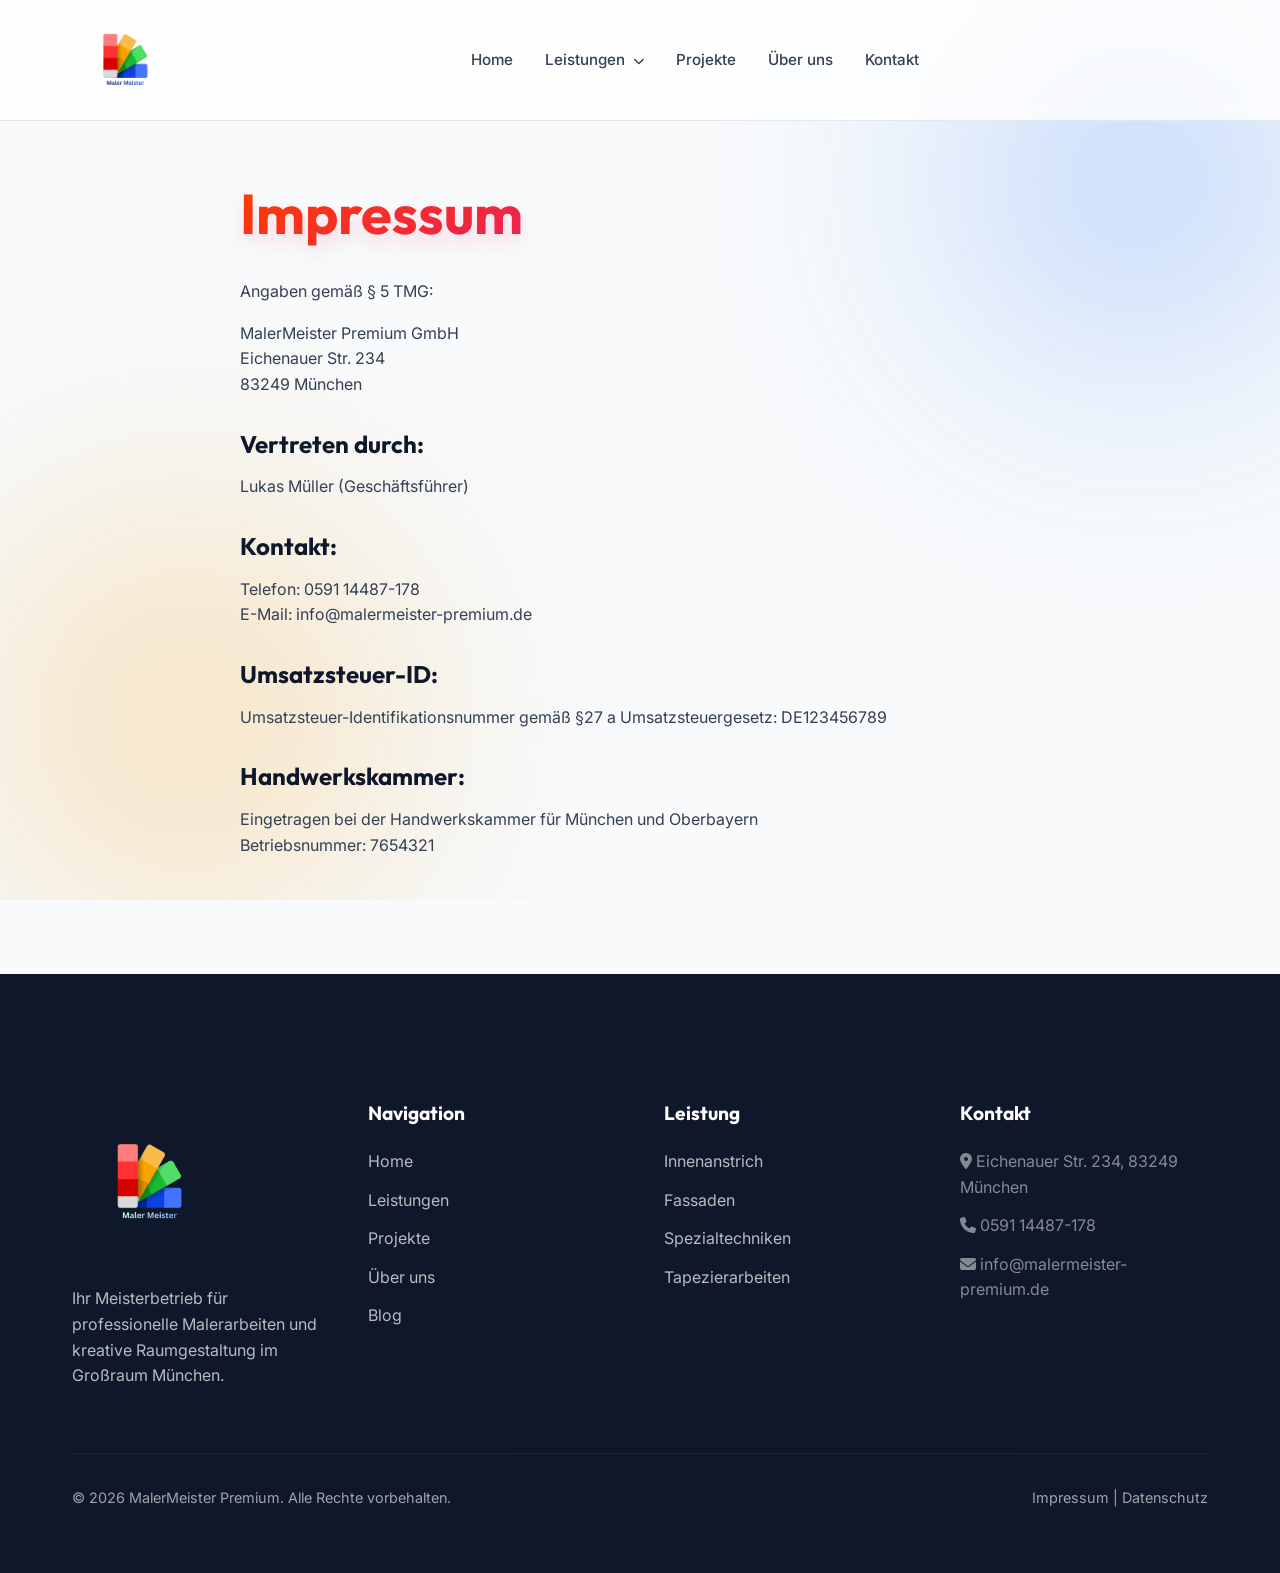
<file: impressum.html>
<!DOCTYPE html>
<html lang="de">
<head>
    <meta charset="UTF-8">
    <meta name="viewport" content="width=device-width, initial-scale=1.0">
    <title>Impressum | MalerMeister Premium</title>
    <link rel="icon" type="image/png" href="assets/logo_custom.png">
    <link rel="stylesheet" href="styles.css">
    <link rel="stylesheet" href="https://cdnjs.cloudflare.com/ajax/libs/font-awesome/6.4.0/css/all.min.css">
    <style>
        .legal-content {
            padding: 180px 0 100px;
            max-width: 800px;
            margin: 0 auto;
        }
        .legal-content h1 { margin-bottom: 2rem; }
        .legal-content h2 { margin-top: 2rem; margin-bottom: 1rem; }
        .legal-content p { margin-bottom: 1rem; }
    </style>
</head>
<body>
    <div class="bg-blobs">
        <div class="blob blob-1"></div>
        <div class="blob blob-2"></div>
    </div>
    <header>
        <div class="container">
            <nav>
                <a href="index.html" class="logo"><img src="assets/logo_custom.png" alt="MalerMeister Premium Logo"></a>
                <ul class="nav-links">
                    <li><a href="index.html">Home</a></li>
                    <li class="has-mega">
                        <a href="leistungen.html">Leistungen <i class="fas fa-chevron-down"></i></a>
                        <div class="mega-menu">
                            <div class="container mega-grid">
                                <div class="mega-col">
                                    <h4><i class="fas fa-paint-roller"></i> Standardarbeiten</h4>
                                    <ul>
                                        <li><a href="leistungen.html#innen">Innenanstrich</a></li>
                                        <li><a href="leistungen.html#fassade">Fassaden</a></li>
                                    </ul>
                                </div>
                                <div class="mega-col">
                                    <h4><i class="fas fa-star"></i> Spezialarbeiten</h4>
                                    <ul>
                                        <li><a href="leistungen.html#technik">Spezialtechniken</a></li>
                                        <li><a href="leistungen.html#tapeziere">Tapezierarbeiten</a></li>
                                    </ul>
                                </div>
                                <div class="mega-col mega-cta">
                                    <div class="cta-mini">
                                        <p>Nicht sicher?</p>
                                        <a href="kontakt.html" class="btn btn-primary btn-sm">Jetzt beraten lassen</a>
                                    </div>
                                </div>
                            </div>
                        </div>
                    </li>
                    <li><a href="projekte.html">Projekte</a></li>
                    <li><a href="ueber-uns.html">Über uns</a></li>
                    <li><a href="kontakt.html">Kontakt</a></li>
                </ul>
                <div class="header-actions">
                    <div class="mobile-menu-btn">
                        <i class="fas fa-bars"></i>
                    </div>
                </div>
            </nav>
        </div>
    </header>
    <main class="container">
        <div class="legal-content reveal">
            <h1>Impressum</h1>
            <p>Angaben gemäß § 5 TMG:</p>
            <p>MalerMeister Premium GmbH<br>Eichenauer Str. 234<br>83249 München</p>
            <h2>Vertreten durch:</h2>
            <p>Lukas Müller (Geschäftsführer)</p>
            <h2>Kontakt:</h2>
            <p>Telefon: 0591 14487-178<br>E-Mail: <a href="mailto:info@webtech-agentur.de">info@malermeister-premium.de</a></p>
            <h2>Umsatzsteuer-ID:</h2>
            <p>Umsatzsteuer-Identifikationsnummer gemäß §27 a Umsatzsteuergesetz: DE123456789</p>
            <h2>Handwerkskammer:</h2>
            <p>Eingetragen bei der Handwerkskammer für München und Oberbayern<br>Betriebsnummer: 7654321</p>
        </div>
    </main>
    <footer>
        <div class="container">
            <div class="footer-grid">
                <div class="footer-col">
                    <a href="index.html" class="logo" style="margin-bottom: 1.5rem;"><img src="assets/logo_footer.png" alt="MalerMeister Premium Logo"></a>
                    <p style="opacity: 0.7;">Ihr Meisterbetrieb für professionelle Malerarbeiten und kreative Raumgestaltung im Großraum München.</p>
                </div>
                <div class="footer-col">
                    <h4>Navigation</h4>
                    <ul>
                        <li><a href="index.html">Home</a></li>
                        <li><a href="leistungen.html">Leistungen</a></li>
                        <li><a href="projekte.html">Projekte</a></li>
                        <li><a href="ueber-uns.html">Über uns</a></li>
                        <li><a href="blog.html">Blog</a></li>
                    </ul>
                </div>
                <div class="footer-col">
                    <h4>Leistung</h4>
                    <ul>
                        <li><a href="leistungen.html#innen">Innenanstrich</a></li>
                        <li><a href="leistungen.html#fassade">Fassaden</a></li>
                        <li><a href="leistungen.html#technik">Spezialtechniken</a></li>
                        <li><a href="leistungen.html#tapeziere">Tapezierarbeiten</a></li>
                    </ul>
                </div>
                <div class="footer-col">
                    <h4>Kontakt</h4>
                    <ul style="opacity: 0.7;">
                        <li><i class="fas fa-map-marker-alt"></i> Eichenauer Str. 234, 83249 München</li>
                        <li><i class="fas fa-phone"></i> 0591 14487-178</li>
                        <li><i class="fas fa-envelope"></i> <a href="mailto:info@webtech-agentur.de">info@malermeister-premium.de</a></li>
                    </ul>
                </div>
            </div>
            <div class="footer-bottom">
                <p>&copy; 2026 MalerMeister Premium. Alle Rechte vorbehalten.</p>
                <div class="footer-legal">
                    <a href="impressum.html">Impressum</a> | <a href="datenschutz.html">Datenschutz</a>
                </div>
            </div>
        </div>
    </footer>

    <script src="script.js"></script>
</body>
</html>
</file>
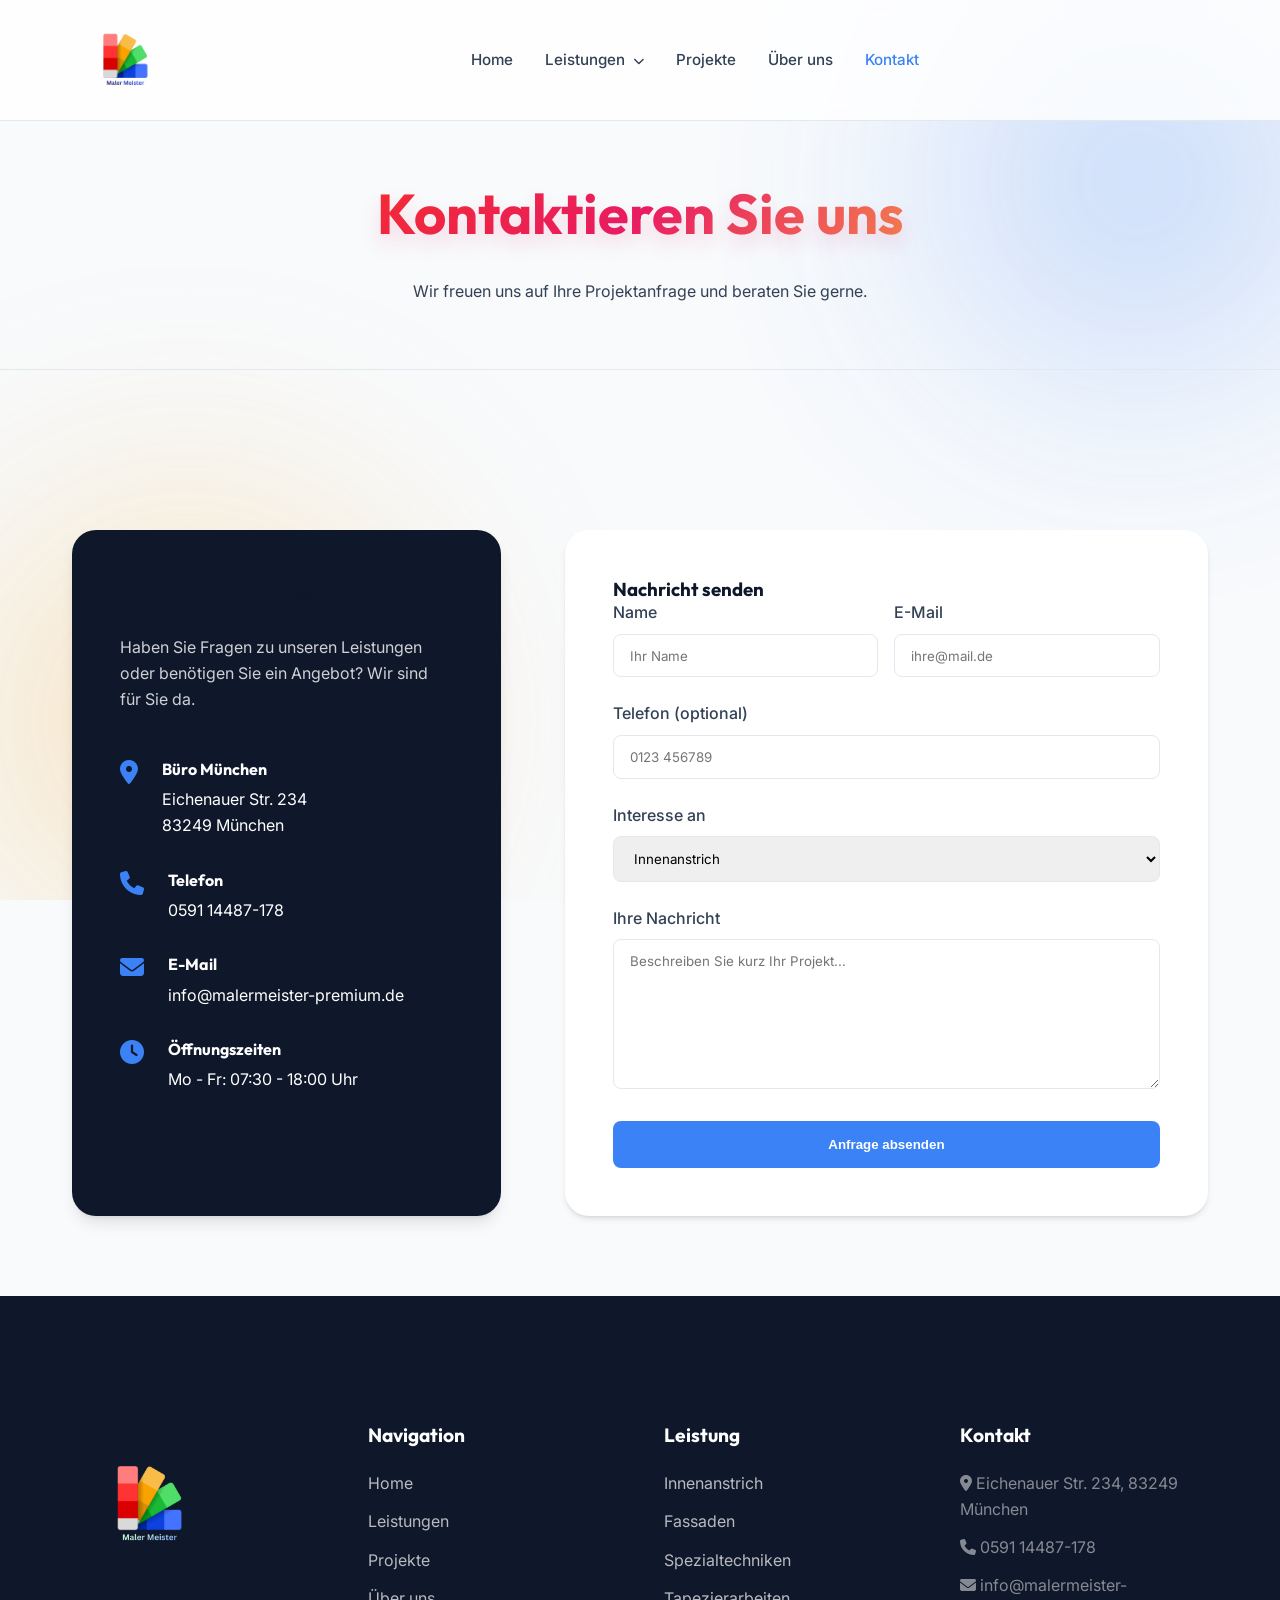
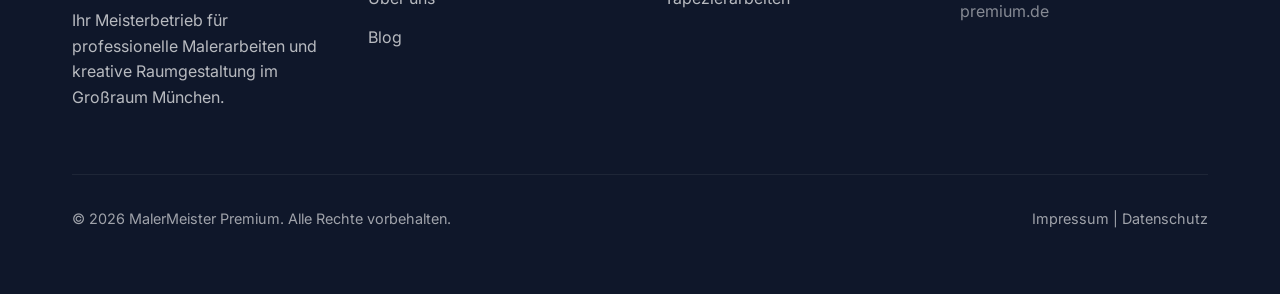
<file: kontakt.html>
<!DOCTYPE html>
<html lang="de">

<head>
    <meta charset="UTF-8">
    <meta name="viewport" content="width=device-width, initial-scale=1.0">
    <title>Kontakt | MalerMeister Premium</title>
    <link rel="icon" type="image/png" href="assets/logo_custom.png">
    <link rel="stylesheet" href="styles.css">
    <link rel="stylesheet" href="https://cdnjs.cloudflare.com/ajax/libs/font-awesome/6.4.0/css/all.min.css">
    <style>
        .page-header {
            padding-top: 180px;
            background: var(--bg-white);
            border-bottom: 1px solid var(--border);
            text-align: center;
            padding-bottom: 4rem;
        }

        .contact-container {
            display: grid;
            grid-template-columns: 1fr 1.5fr;
            gap: 4rem;
            margin-top: 5rem;
        }

        .contact-info-card {
            background: var(--primary);
            color: white;
            padding: 3rem;
            border-radius: 1.5rem;
            box-shadow: var(--shadow-lg);
        }

        .info-item {
            margin-bottom: 2rem;
            display: flex;
            gap: 1.5rem;
        }

        .info-item i {
            font-size: 1.5rem;
            color: var(--secondary);
        }

        .info-item h4 {
            color: white;
            margin-bottom: 0.5rem;
        }

        .contact-form-wrapper {
            background: white;
            padding: 3rem;
            border-radius: 1.5rem;
            box-shadow: var(--shadow);
        }

        .form-group {
            margin-bottom: 1.5rem;
        }

        .form-group label {
            display: block;
            margin-bottom: 0.5rem;
            font-weight: 500;
        }

        .form-control {
            width: 100%;
            padding: 0.8rem 1rem;
            border: 1px solid var(--border);
            border-radius: 0.5rem;
            font-family: inherit;
            transition: var(--transition);
        }

        .form-control:focus {
            outline: none;
            border-color: var(--secondary);
            box-shadow: 0 0 0 3px rgba(59, 130, 246, 0.1);
        }

        textarea.form-control {
            height: 150px;
            resize: vertical;
        }

        @media (max-width: 900px) {
            .contact-container {
                grid-template-columns: 1fr;
            }
        }
    </style>
</head>

<body>
    <div class="bg-blobs">
        <div class="blob blob-1"></div>
        <div class="blob blob-2"></div>
    </div>

    <header>
        <div class="container">
            <nav>
                <a href="index.html" class="logo"><img src="assets/logo_custom.png" alt="MalerMeister Premium Logo"></a>
                <ul class="nav-links">
                    <li><a href="index.html">Home</a></li>
                    <li class="has-mega">
                        <a href="leistungen.html">Leistungen <i class="fas fa-chevron-down"></i></a>
                        <div class="mega-menu">
                            <div class="container mega-grid">
                                <div class="mega-col">
                                    <h4><i class="fas fa-paint-roller"></i> Standardarbeiten</h4>
                                    <ul>
                                        <li><a href="leistungen.html#innen">Innenanstrich</a></li>
                                        <li><a href="leistungen.html#fassade">Fassaden</a></li>
                                    </ul>
                                </div>
                                <div class="mega-col">
                                    <h4><i class="fas fa-star"></i> Spezialarbeiten</h4>
                                    <ul>
                                        <li><a href="leistungen.html#technik">Spezialtechniken</a></li>
                                        <li><a href="leistungen.html#tapeziere">Tapezierarbeiten</a></li>
                                    </ul>
                                </div>
                                <div class="mega-col mega-cta">
                                    <div class="cta-mini">
                                        <p>Nicht sicher?</p>
                                        <a href="kontakt.html" class="btn btn-primary btn-sm">Jetzt beraten lassen</a>
                                    </div>
                                </div>
                            </div>
                        </div>
                    </li>
                    <li><a href="projekte.html">Projekte</a></li>
                    <li><a href="ueber-uns.html">Über uns</a></li>
                    <li><a href="kontakt.html" class="active">Kontakt</a></li>
                </ul>
                <div class="header-actions">
                    <div class="mobile-menu-btn">
                        <i class="fas fa-bars"></i>
                    </div>
                </div>
            </nav>
        </div>
    </header>

    <main>
        <div class="page-header">
            <div class="container">
                <h1 class="reveal">Kontaktieren Sie uns</h1>
                <p class="reveal">Wir freuen uns auf Ihre Projektanfrage und beraten Sie gerne.</p>
            </div>
        </div>

        <section class="contact-section">
            <div class="container">
                <div class="contact-container">
                    <div class="contact-info-card reveal">
                        <h2>Sprechen wir über Ihr Vorhaben</h2>
                        <p style="margin-bottom: 3rem; opacity: 0.8;">Haben Sie Fragen zu unseren Leistungen oder
                            benötigen Sie ein Angebot? Wir sind für Sie da.</p>

                        <div class="info-item">
                            <i class="fas fa-map-marker-alt"></i>
                            <div>
                                <h4>Büro München</h4>
                                <p>Eichenauer Str. 234<br>83249 München</p>
                            </div>
                        </div>
                        <div class="info-item">
                            <i class="fas fa-phone"></i>
                            <div>
                                <h4>Telefon</h4>
                                <p>0591 14487-178</p>
                            </div>
                        </div>
                        <div class="info-item">
                            <i class="fas fa-envelope"></i>
                            <div>
                                <h4>E-Mail</h4>
                                <p><a href="mailto:info@webtech-agentur.de">info@malermeister-premium.de</a></p>
                            </div>
                        </div>
                        <div class="info-item">
                            <i class="fas fa-clock"></i>
                            <div>
                                <h4>Öffnungszeiten</h4>
                                <p>Mo - Fr: 07:30 - 18:00 Uhr</p>
                            </div>
                        </div>
                    </div>

                    <div class="contact-form-wrapper reveal">
                        <h3>Nachricht senden</h3>
                        <form id="contactForm">
                            <div style="display: grid; grid-template-columns: 1fr 1fr; gap: 1rem;">
                                <div class="form-group">
                                    <label for="name">Name</label>
                                    <input type="text" id="name" class="form-control" placeholder="Ihr Name" required>
                                </div>
                                <div class="form-group">
                                    <label for="email">E-Mail</label>
                                    <input type="email" id="email" class="form-control" placeholder="ihre@mail.de"
                                        required>
                                </div>
                            </div>
                            <div class="form-group">
                                <label for="phone">Telefon (optional)</label>
                                <input type="tel" id="phone" class="form-control" placeholder="0123 456789">
                            </div>
                            <div class="form-group">
                                <label for="service">Interesse an</label>
                                <select id="service" class="form-control">
                                    <option value="innen">Innenanstrich</option>
                                    <option value="fassade">Fassadengestaltung</option>
                                    <option value="technik">Exklusive Techniken</option>
                                    <option value="beratung">Allgemeine Beratung</option>
                                </select>
                            </div>
                            <div class="form-group">
                                <label for="message">Ihre Nachricht</label>
                                <textarea id="message" class="form-control"
                                    placeholder="Beschreiben Sie kurz Ihr Projekt..."></textarea>
                            </div>
                            <button type="submit" class="btn btn-primary" style="width: 100%;">Anfrage absenden</button>
                        </form>
                    </div>
                </div>
            </div>
        </section>
    </main>

    <footer>
        <div class="container">
            <div class="footer-grid">
                <div class="footer-col">
                    <a href="index.html" class="logo" style="margin-bottom: 1.5rem;"><img src="assets/logo_footer.png"
                            alt="MalerMeister Premium Logo"></a>
                    <p style="opacity: 0.7;">Ihr Meisterbetrieb für professionelle Malerarbeiten und kreative
                        Raumgestaltung im Großraum München.</p>
                </div>
                <div class="footer-col">
                    <h4>Navigation</h4>
                    <ul>
                        <li><a href="index.html">Home</a></li>
                        <li><a href="leistungen.html">Leistungen</a></li>
                        <li><a href="projekte.html">Projekte</a></li>
                        <li><a href="ueber-uns.html">Über uns</a></li>
                        <li><a href="blog.html">Blog</a></li>
                    </ul>
                </div>
                <div class="footer-col">
                    <h4>Leistung</h4>
                    <ul>
                        <li><a href="leistungen.html#innen">Innenanstrich</a></li>
                        <li><a href="leistungen.html#fassade">Fassaden</a></li>
                        <li><a href="leistungen.html#technik">Spezialtechniken</a></li>
                        <li><a href="leistungen.html#tapeziere">Tapezierarbeiten</a></li>
                    </ul>
                </div>
                <div class="footer-col">
                    <h4>Kontakt</h4>
                    <ul style="opacity: 0.7;">
                        <li><i class="fas fa-map-marker-alt"></i> Eichenauer Str. 234, 83249 München</li>
                        <li><i class="fas fa-phone"></i> 0591 14487-178</li>
                        <li><i class="fas fa-envelope"></i> <a href="mailto:info@webtech-agentur.de">info@malermeister-premium.de</a></li>
                    </ul>
                </div>
            </div>
            <div class="footer-bottom">
                <p>&copy; 2026 MalerMeister Premium. Alle Rechte vorbehalten.</p>
                <div class="footer-legal">
                    <a href="impressum.html">Impressum</a> | <a href="datenschutz.html">Datenschutz</a>
                </div>
            </div>
        </div>
    </footer>

    <script src="script.js"></script>
</body>

</html>
</file>
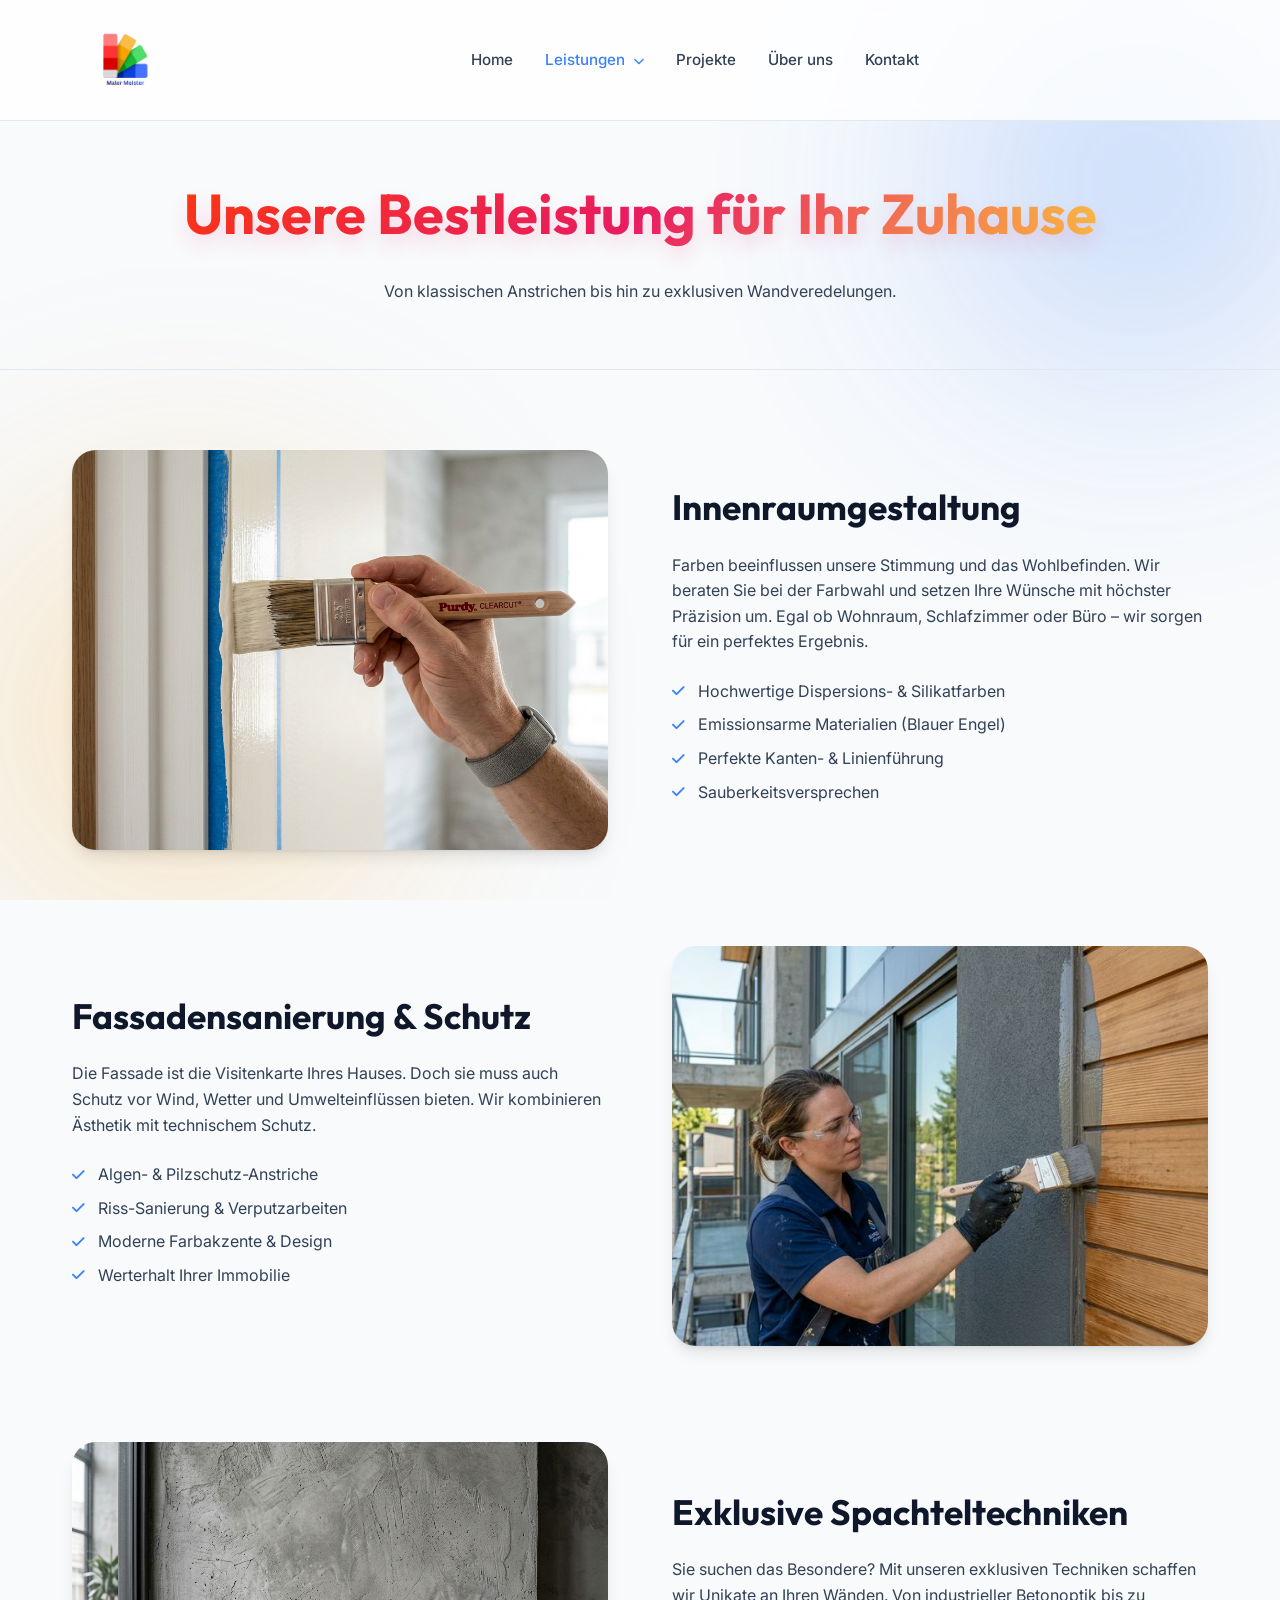
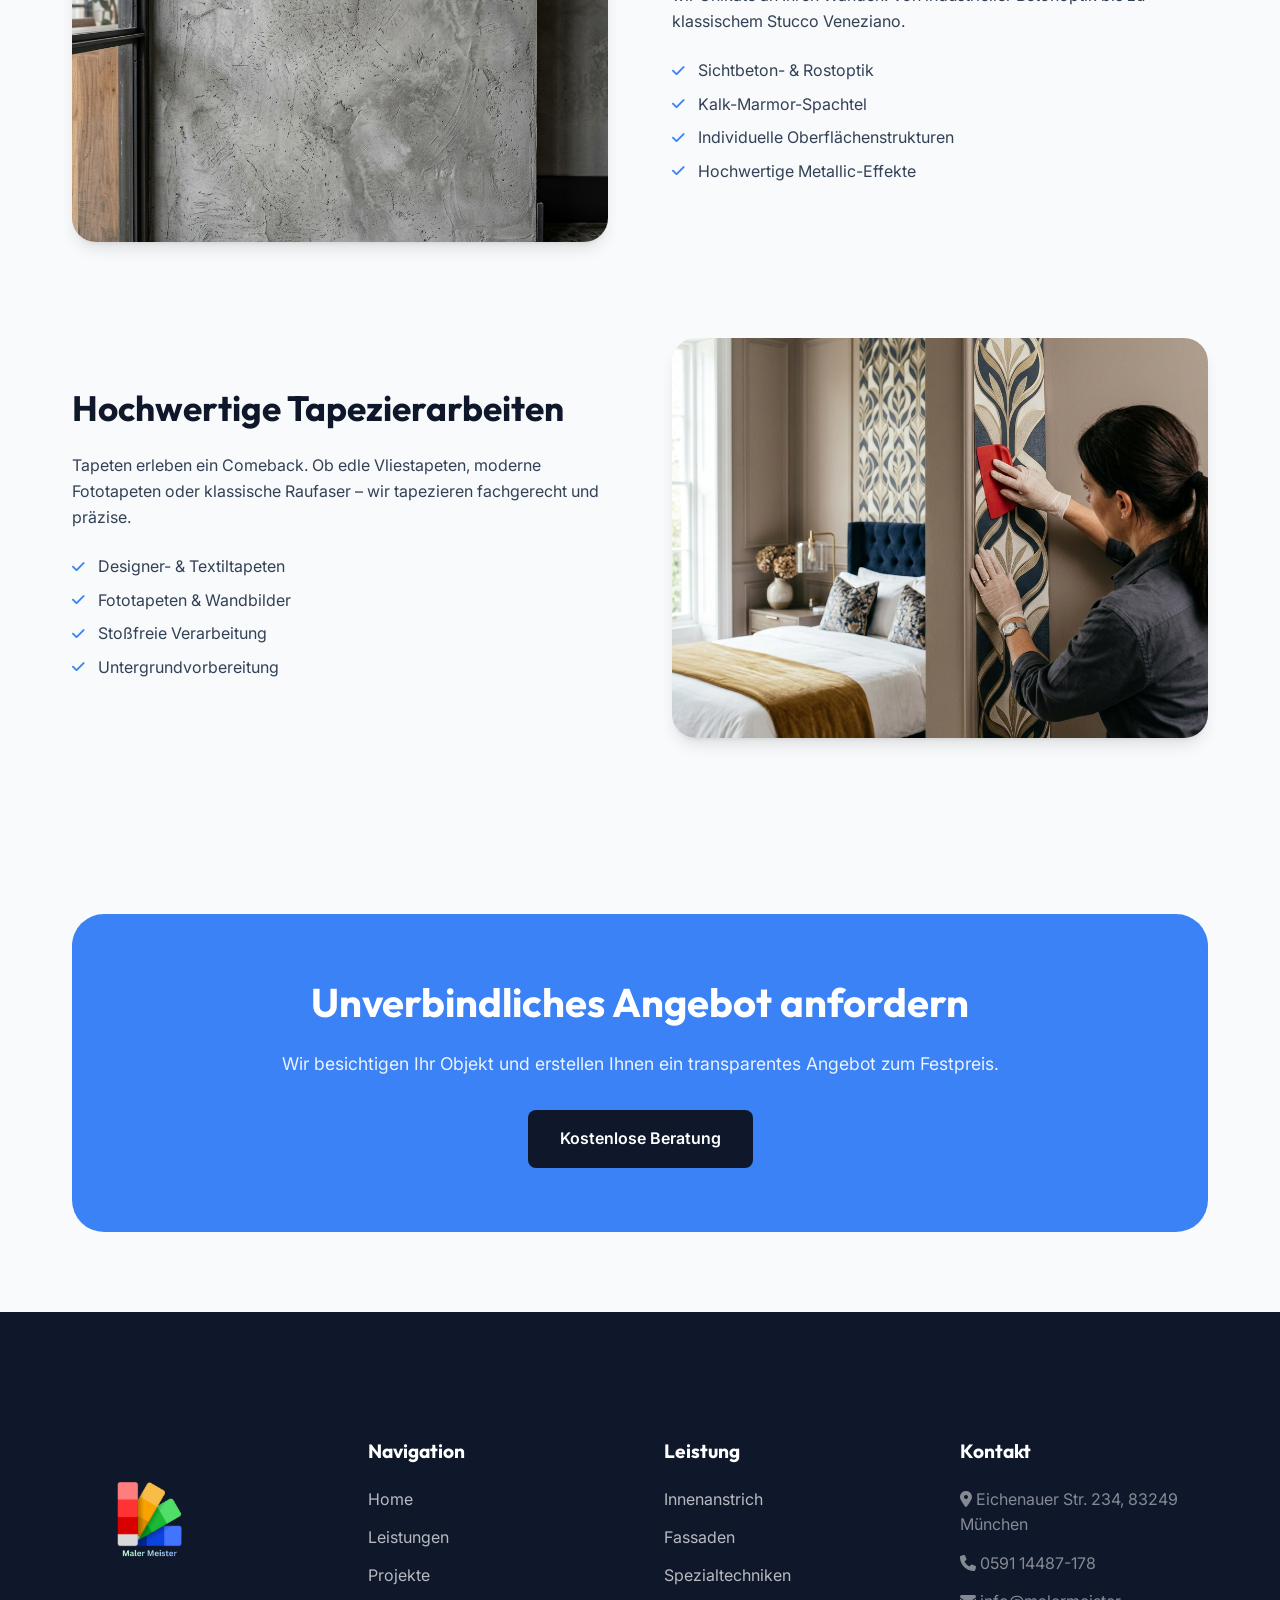
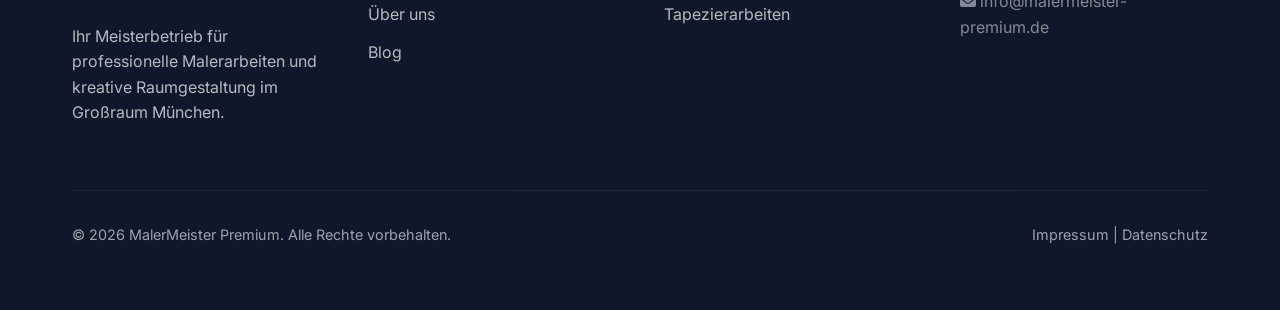
<file: leistungen.html>
<!DOCTYPE html>
<html lang="de">
<head>
    <meta charset="UTF-8">
    <meta name="viewport" content="width=device-width, initial-scale=1.0">
    <title>Leistungen | MalerMeister Premium</title>
    <link rel="icon" type="image/png" href="assets/logo_custom.png">
    <link rel="stylesheet" href="styles.css">
    <link rel="stylesheet" href="https://cdnjs.cloudflare.com/ajax/libs/font-awesome/6.4.0/css/all.min.css">
    <style>
        .page-header {
            padding-top: 180px;
            background: var(--bg-white);
            border-bottom: 1px solid var(--border);
            text-align: center;
            padding-bottom: 4rem;
        }
        .service-detail-section {
            padding: 5rem 0;
        }
        .detail-flex {
            display: flex;
            align-items: center;
            gap: 4rem;
            margin-bottom: 6rem;
        }
        .detail-flex:nth-child(even) {
            flex-direction: row-reverse;
        }
        .detail-img {
            flex: 1;
            border-radius: 1.5rem;
            overflow: hidden;
            box-shadow: var(--shadow-lg);
        }
        .detail-img img {
            width: 100%;
            height: 400px;
            object-fit: cover;
        }
        .detail-content {
            flex: 1;
        }
        .detail-content h3 {
            font-size: 2.2rem;
            margin-bottom: 1.5rem;
        }
        .detail-content ul {
            margin-top: 1.5rem;
        }
        .detail-content ul li {
            margin-bottom: 0.5rem;
            display: flex;
            align-items: center;
            gap: 0.8rem;
        }
        .detail-content ul li i {
            color: var(--secondary);
            font-size: 0.9rem;
        }

        @media (max-width: 768px) {
            .detail-flex, .detail-flex:nth-child(even) {
                flex-direction: column;
                gap: 2rem;
            }
            .detail-img img {
                height: 300px;
            }
        }
    </style>
</head>
<body>
    <div class="bg-blobs">
        <div class="blob blob-1"></div>
        <div class="blob blob-2"></div>
    </div>

    <header>
        <div class="container">
            <nav>
                <a href="index.html" class="logo"><img src="assets/logo_custom.png" alt="MalerMeister Premium Logo"></a>
                <ul class="nav-links">
                    <li><a href="index.html">Home</a></li>
                    <li class="has-mega">
                        <a href="leistungen.html" class="active">Leistungen <i class="fas fa-chevron-down"></i></a>
                        <div class="mega-menu">
                            <div class="container mega-grid">
                                <div class="mega-col">
                                    <h4><i class="fas fa-paint-roller"></i> Standardarbeiten</h4>
                                    <ul>
                                        <li><a href="leistungen.html#innen">Innenanstrich</a></li>
                                        <li><a href="leistungen.html#fassade">Fassaden</a></li>
                                    </ul>
                                </div>
                                <div class="mega-col">
                                    <h4><i class="fas fa-star"></i> Spezialarbeiten</h4>
                                    <ul>
                                        <li><a href="leistungen.html#technik">Spezialtechniken</a></li>
                                        <li><a href="leistungen.html#tapeziere">Tapezierarbeiten</a></li>
                                    </ul>
                                </div>
                                <div class="mega-col mega-cta">
                                    <div class="cta-mini">
                                        <p>Nicht sicher?</p>
                                        <a href="kontakt.html" class="btn btn-primary btn-sm">Jetzt beraten lassen</a>
                                    </div>
                                </div>
                            </div>
                        </div>
                    </li>
                    <li><a href="projekte.html">Projekte</a></li>
                    <li><a href="ueber-uns.html">Über uns</a></li>
                    <li><a href="kontakt.html">Kontakt</a></li>
                </ul>
                <div class="header-actions">
                    <div class="mobile-menu-btn">
                        <i class="fas fa-bars"></i>
                    </div>
                </div>
            </nav>
        </div>
    </header>

    <main>
        <div class="page-header">
            <div class="container">
                <h1 class="reveal">Unsere Bestleistung für Ihr Zuhause</h1>
                <p class="reveal">Von klassischen Anstrichen bis hin zu exklusiven Wandveredelungen.</p>
            </div>
        </div>

        <section class="service-detail-section">
            <div class="container">
                <div class="detail-flex reveal" id="innen">
                    <div class="detail-img">
                        <img src="assets/interior.png" alt="Innenanstrich">
                    </div>
                    <div class="detail-content">
                        <h3>Innenraumgestaltung</h3>
                        <p>Farben beeinflussen unsere Stimmung und das Wohlbefinden. Wir beraten Sie bei der Farbwahl und setzen Ihre Wünsche mit höchster Präzision um. Egal ob Wohnraum, Schlafzimmer oder Büro – wir sorgen für ein perfektes Ergebnis.</p>
                        <ul>
                            <li><i class="fas fa-check"></i> Hochwertige Dispersions- & Silikatfarben</li>
                            <li><i class="fas fa-check"></i> Emissionsarme Materialien (Blauer Engel)</li>
                            <li><i class="fas fa-check"></i> Perfekte Kanten- & Linienführung</li>
                            <li><i class="fas fa-check"></i> Sauberkeitsversprechen</li>
                        </ul>
                    </div>
                </div>

                <div class="detail-flex reveal" id="fassade">
                    <div class="detail-img">
                        <img src="assets/facade.png" alt="Fassadenanstrich">
                    </div>
                    <div class="detail-content">
                        <h3>Fassadensanierung & Schutz</h3>
                        <p>Die Fassade ist die Visitenkarte Ihres Hauses. Doch sie muss auch Schutz vor Wind, Wetter und Umwelteinflüssen bieten. Wir kombinieren Ästhetik mit technischem Schutz.</p>
                        <ul>
                            <li><i class="fas fa-check"></i> Algen- & Pilzschutz-Anstriche</li>
                            <li><i class="fas fa-check"></i> Riss-Sanierung & Verputzarbeiten</li>
                            <li><i class="fas fa-check"></i> Moderne Farbakzente & Design</li>
                            <li><i class="fas fa-check"></i> Werterhalt Ihrer Immobilie</li>
                        </ul>
                    </div>
                </div>

                <div class="detail-flex reveal" id="technik">
                    <div class="detail-img">
                        <img src="assets/concrete.png" alt="Exklusive Techniken">
                    </div>
                    <div class="detail-content">
                        <h3>Exklusive Spachteltechniken</h3>
                        <p>Sie suchen das Besondere? Mit unseren exklusiven Techniken schaffen wir Unikate an Ihren Wänden. Von industrieller Betonoptik bis zu klassischem Stucco Veneziano.</p>
                        <ul>
                            <li><i class="fas fa-check"></i> Sichtbeton- & Rostoptik</li>
                            <li><i class="fas fa-check"></i> Kalk-Marmor-Spachtel</li>
                            <li><i class="fas fa-check"></i> Individuelle Oberflächenstrukturen</li>
                            <li><i class="fas fa-check"></i> Hochwertige Metallic-Effekte</li>
                        </ul>
                    </div>
                </div>

                <div class="detail-flex reveal" id="tapeziere">
                    <div class="detail-img">
                        <img src="assets/wallpaper.png" alt="Tapezierarbeiten">
                    </div>
                    <div class="detail-content">
                        <h3>Hochwertige Tapezierarbeiten</h3>
                        <p>Tapeten erleben ein Comeback. Ob edle Vliestapeten, moderne Fototapeten oder klassische Raufaser – wir tapezieren fachgerecht und präzise.</p>
                        <ul>
                            <li><i class="fas fa-check"></i> Designer- & Textiltapeten</li>
                            <li><i class="fas fa-check"></i> Fototapeten & Wandbilder</li>
                            <li><i class="fas fa-check"></i> Stoßfreie Verarbeitung</li>
                            <li><i class="fas fa-check"></i> Untergrundvorbereitung</li>
                        </ul>
                    </div>
                </div>
            </div>
        </section>

        <section class="cta" style="padding-top: 0;">
            <div class="container">
                <div class="reveal" style="text-align: center; background: var(--secondary); padding: 4rem; border-radius: 2rem; color: white;">
                    <h2 style="color: white; margin-bottom: 1.5rem; font-size: 2.5rem;">Unverbindliches Angebot anfordern</h2>
                    <p style="margin-bottom: 2rem; opacity: 0.9; font-size: 1.1rem;">Wir besichtigen Ihr Objekt und erstellen Ihnen ein transparentes Angebot zum Festpreis.</p>
                    <a href="kontakt.html" class="btn btn-primary" style="background-color: var(--primary);">Kostenlose Beratung</a>
                </div>
            </div>
        </section>
    </main>

    <footer>
        <div class="container">
            <div class="footer-grid">
                <div class="footer-col">
                    <a href="index.html" class="logo" style="margin-bottom: 1.5rem;"><img src="assets/logo_footer.png" alt="MalerMeister Premium Logo"></a>
                    <p style="opacity: 0.7;">Ihr Meisterbetrieb für professionelle Malerarbeiten und kreative Raumgestaltung im Großraum München.</p>
                </div>
                <div class="footer-col">
                    <h4>Navigation</h4>
                    <ul>
                        <li><a href="index.html">Home</a></li>
                        <li><a href="leistungen.html">Leistungen</a></li>
                        <li><a href="projekte.html">Projekte</a></li>
                        <li><a href="ueber-uns.html">Über uns</a></li>
                        <li><a href="blog.html">Blog</a></li>
                    </ul>
                </div>
                <div class="footer-col">
                    <h4>Leistung</h4>
                    <ul>
                        <li><a href="leistungen.html#innen">Innenanstrich</a></li>
                        <li><a href="leistungen.html#fassade">Fassaden</a></li>
                        <li><a href="leistungen.html#technik">Spezialtechniken</a></li>
                        <li><a href="leistungen.html#tapeziere">Tapezierarbeiten</a></li>
                    </ul>
                </div>
                <div class="footer-col">
                    <h4>Kontakt</h4>
                    <ul style="opacity: 0.7;">
                        <li><i class="fas fa-map-marker-alt"></i> Eichenauer Str. 234, 83249 München</li>
                        <li><i class="fas fa-phone"></i> 0591 14487-178</li>
                        <li><i class="fas fa-envelope"></i> <a href="mailto:info@webtech-agentur.de">info@malermeister-premium.de</a></li>
                    </ul>
                </div>
            </div>
            <div class="footer-bottom">
                <p>&copy; 2026 MalerMeister Premium. Alle Rechte vorbehalten.</p>
                <div class="footer-legal">
                    <a href="impressum.html">Impressum</a> | <a href="datenschutz.html">Datenschutz</a>
                </div>
            </div>
        </div>
    </footer>

    <script src="script.js"></script>
</body>
</html>
</file>
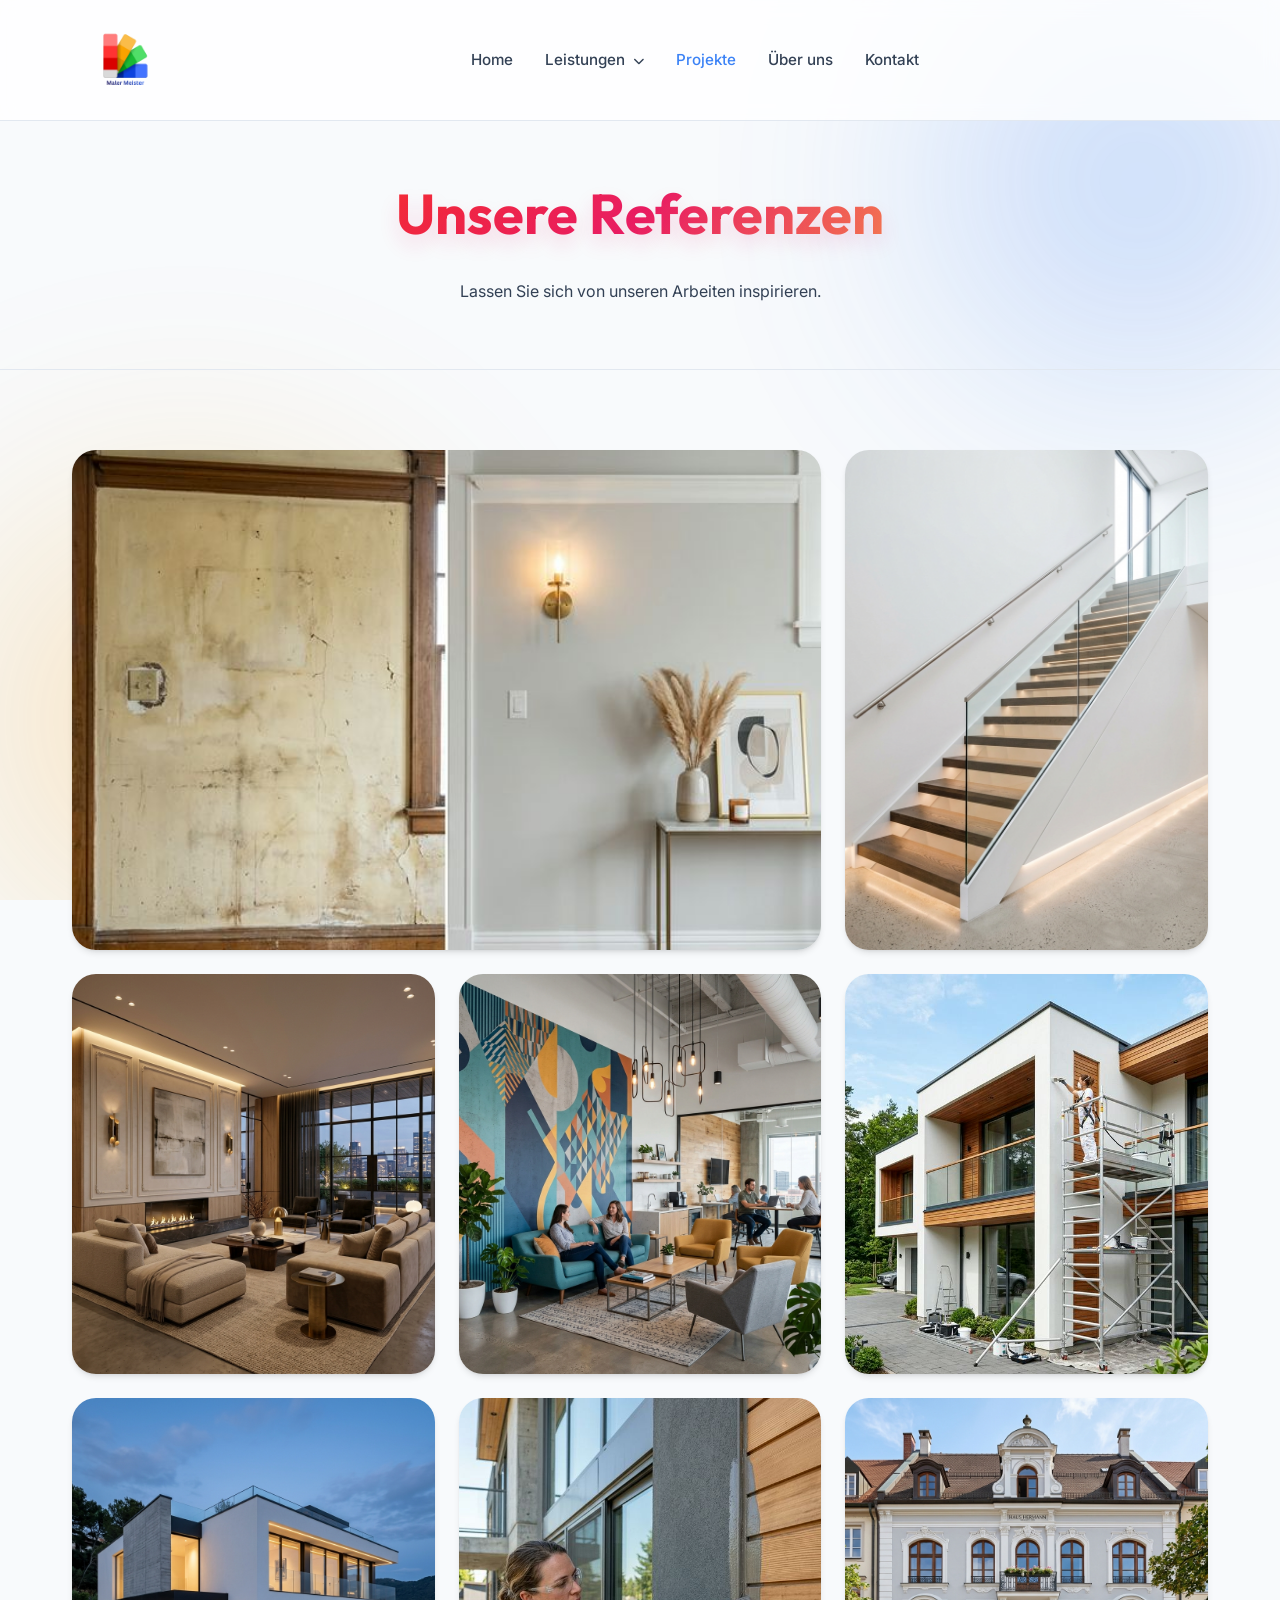
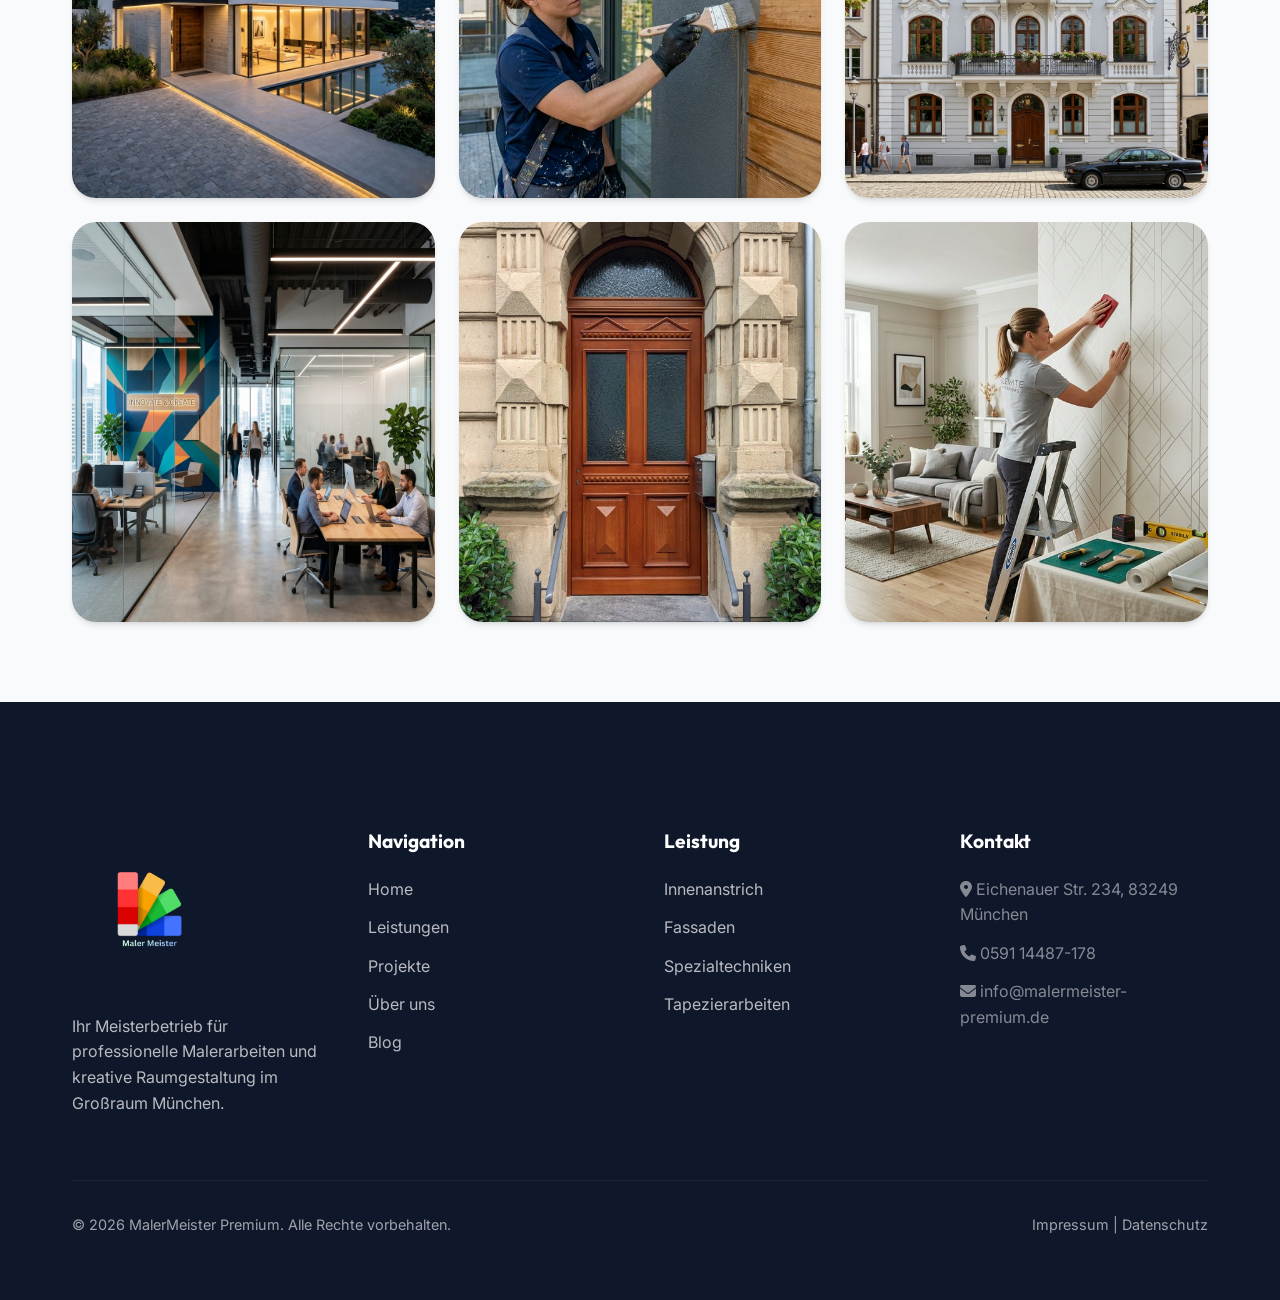
<file: projekte.html>
<!DOCTYPE html>
<html lang="de">

<head>
    <meta charset="UTF-8">
    <meta name="viewport" content="width=device-width, initial-scale=1.0">
    <title>Projekte | MalerMeister Premium</title>
    <link rel="icon" type="image/png" href="assets/logo_custom.png">
    <link rel="stylesheet" href="styles.css">
    <link rel="stylesheet" href="https://cdnjs.cloudflare.com/ajax/libs/font-awesome/6.4.0/css/all.min.css">
    <style>
        .page-header {
            padding-top: 180px;
            background: var(--bg-white);
            border-bottom: 1px solid var(--border);
            text-align: center;
            padding-bottom: 4rem;
        }

        .filter-container {
            display: flex;
            justify-content: center;
            gap: 1rem;
            margin: 3rem 0;
        }

        .filter-btn {
            padding: 0.6rem 1.5rem;
            border: 1px solid var(--border);
            background: white;
            border-radius: 2rem;
            cursor: pointer;
            transition: var(--transition);
            font-weight: 500;
        }

        .filter-btn:hover,
        .filter-btn.active {
            background: var(--secondary);
            color: white;
            border-color: var(--secondary);
        }

        .stats-section {
            padding: 6rem 0;
            background: var(--primary);
            color: white;
            margin-top: 4rem;
        }

        .stats-grid {
            display: grid;
            grid-template-columns: repeat(auto-fit, minmax(200px, 1fr));
            gap: 2rem;
            text-align: center;
        }

        .stat-item {
            padding: 2rem;
        }

        .stat-number {
            display: block;
            font-size: 3.5rem;
            font-weight: 700;
            color: var(--secondary);
            font-family: 'Outfit', sans-serif;
            margin-bottom: 0.5rem;
        }

        .stat-label {
            font-weight: 500;
            font-size: 1.1rem;
            opacity: 0.8;
        }
    </style>
</head>

<body>
    <div class="bg-blobs">
        <div class="blob blob-1"></div>
        <div class="blob blob-2"></div>
    </div>

    <header>
        <div class="container">
            <nav>
                <a href="index.html" class="logo"><img src="assets/logo_custom.png" alt="MalerMeister Premium Logo"></a>
                <ul class="nav-links">
                    <li><a href="index.html">Home</a></li>
                    <li class="has-mega">
                        <a href="leistungen.html">Leistungen <i class="fas fa-chevron-down"></i></a>
                        <div class="mega-menu">
                            <div class="container mega-grid">
                                <div class="mega-col">
                                    <h4><i class="fas fa-paint-roller"></i> Standardarbeiten</h4>
                                    <ul>
                                        <li><a href="leistungen.html#innen">Innenanstrich</a></li>
                                        <li><a href="leistungen.html#fassade">Fassaden</a></li>
                                    </ul>
                                </div>
                                <div class="mega-col">
                                    <h4><i class="fas fa-star"></i> Spezialarbeiten</h4>
                                    <ul>
                                        <li><a href="leistungen.html#technik">Spezialtechniken</a></li>
                                        <li><a href="leistungen.html#tapeziere">Tapezierarbeiten</a></li>
                                    </ul>
                                </div>
                                <div class="mega-col mega-cta">
                                    <div class="cta-mini">
                                        <p>Nicht sicher?</p>
                                        <a href="kontakt.html" class="btn btn-primary btn-sm">Jetzt beraten lassen</a>
                                    </div>
                                </div>
                            </div>
                        </div>
                    </li>
                    <li><a href="projekte.html" class="active">Projekte</a></li>
                    <li><a href="ueber-uns.html">Über uns</a></li>
                    <li><a href="kontakt.html">Kontakt</a></li>
                </ul>
                <div class="header-actions">
                    <div class="mobile-menu-btn">
                        <i class="fas fa-bars"></i>
                    </div>
                </div>
            </nav>
        </div>
    </header>

    <main>
        <div class="page-header">
            <div class="container">
                <h1 class="reveal">Unsere Referenzen</h1>
                <p class="reveal">Lassen Sie sich von unseren Arbeiten inspirieren.</p>
            </div>
        </div>

        <section class="projects-section">
            <div class="container">
                <div class="projects-grid">
                    <!-- Feature Projekt (Breites Feld) -->
                    <div class="project-item project-wide reveal" data-category="innenbereich">
                        <img src="assets/project3.png" alt="Exklusive Residenz Großprojekt">
                        <div class="project-overlay">

                        </div>
                    </div>

                    <!-- Innenbereich -->
                    <div class="project-item project-tall reveal" data-category="innenbereich">
                        <img src="assets/project2.png" alt="Designer Küche">
                        <div class="project-overlay">

                        </div>
                    </div>
                    <div class="project-item reveal" data-category="innenbereich">
                        <img src="assets/project_interior_lux.png" alt="Luxus Suite">
                        <div class="project-overlay">

                        </div>
                    </div>
                    <div class="project-item reveal" data-category="innenbereich">
                        <img src="assets/project1.png" alt="Modern Loft">
                        <div class="project-overlay">

                        </div>
                    </div>


                    <!-- Fassaden -->
                    <div class="project-item reveal" data-category="fassaden">
                        <img src="assets/ref_facade_new.png" alt="Moderne Villa Fassade">
                        <div class="project-overlay">

                        </div>
                    </div>
                    <div class="project-item reveal" data-category="fassaden">
                        <img src="assets/project_facade_lux.png" alt="Residenz am See">
                        <div class="project-overlay">

                        </div>
                    </div>
                    <div class="project-item reveal" data-category="fassaden">
                        <img src="assets/facade.png" alt="Klassische Fassade">
                        <div class="project-overlay">

                        </div>
                    </div>
                    <div class="project-item reveal" data-category="fassaden">
                        <img src="assets/project_facade_2.png" alt="Historisches Gebäude">
                        <div class="project-overlay">

                        </div>
                    </div>

                    <!-- Gewerbe -->
                    <div class="project-item reveal" data-category="gewerbe">
                        <img src="assets/ref_commercial_new.png" alt="Modernes Office">
                        <div class="project-overlay">

                        </div>
                    </div>
                    <div class="project-item reveal" data-category="gewerbe">
                        <img src="assets/project_commercial.png" alt="Showroom">
                        <div class="project-overlay">

                        </div>
                    </div>
                    <div class="project-item reveal" data-category="gewerbe">
                        <img src="assets/project_commercial_2.png" alt="Boutique Hotel">
                        <div class="project-overlay">

                        </div>
                    </div>

                </div>
            </div>
        </section>

    </main>

    <footer>
        <!-- Identical Footer - in real project use partials/components -->
        <div class="container">
            <div class="footer-grid">
                <div class="footer-col">
                    <a href="index.html" class="logo" style="margin-bottom: 1.5rem;"><img src="assets/logo_footer.png"
                            alt="MalerMeister Premium Logo"></a>
                    <p style="opacity: 0.7;">Ihr Meisterbetrieb für professionelle Malerarbeiten und kreative
                        Raumgestaltung im Großraum München.</p>
                </div>
                <div class="footer-col">
                    <h4>Navigation</h4>
                    <ul>
                        <li><a href="index.html">Home</a></li>
                        <li><a href="leistungen.html">Leistungen</a></li>
                        <li><a href="projekte.html">Projekte</a></li>
                        <li><a href="ueber-uns.html">Über uns</a></li>
                        <li><a href="blog.html">Blog</a></li>
                    </ul>
                </div>
                <div class="footer-col">
                    <h4>Leistung</h4>
                    <ul>
                        <li><a href="leistungen.html#innen">Innenanstrich</a></li>
                        <li><a href="leistungen.html#fassade">Fassaden</a></li>
                        <li><a href="leistungen.html#technik">Spezialtechniken</a></li>
                        <li><a href="leistungen.html#tapeziere">Tapezierarbeiten</a></li>
                    </ul>
                </div>
                <div class="footer-col">
                    <h4>Kontakt</h4>
                    <ul style="opacity: 0.7;">
                        <li><i class="fas fa-map-marker-alt"></i> Eichenauer Str. 234, 83249 München</li>
                        <li><i class="fas fa-phone"></i> 0591 14487-178</li>
                        <li><i class="fas fa-envelope"></i> <a
                                href="mailto:info@webtech-agentur.de">info@malermeister-premium.de</a></li>
                    </ul>
                </div>
            </div>
            <div class="footer-bottom">
                <p>&copy; 2026 MalerMeister Premium. Alle Rechte vorbehalten.</p>
                <div class="footer-legal">
                    <a href="impressum.html">Impressum</a> | <a href="datenschutz.html">Datenschutz</a>
                </div>
            </div>
        </div>
    </footer>

    <script src="script.js"></script>
</body>

</html>
</file>
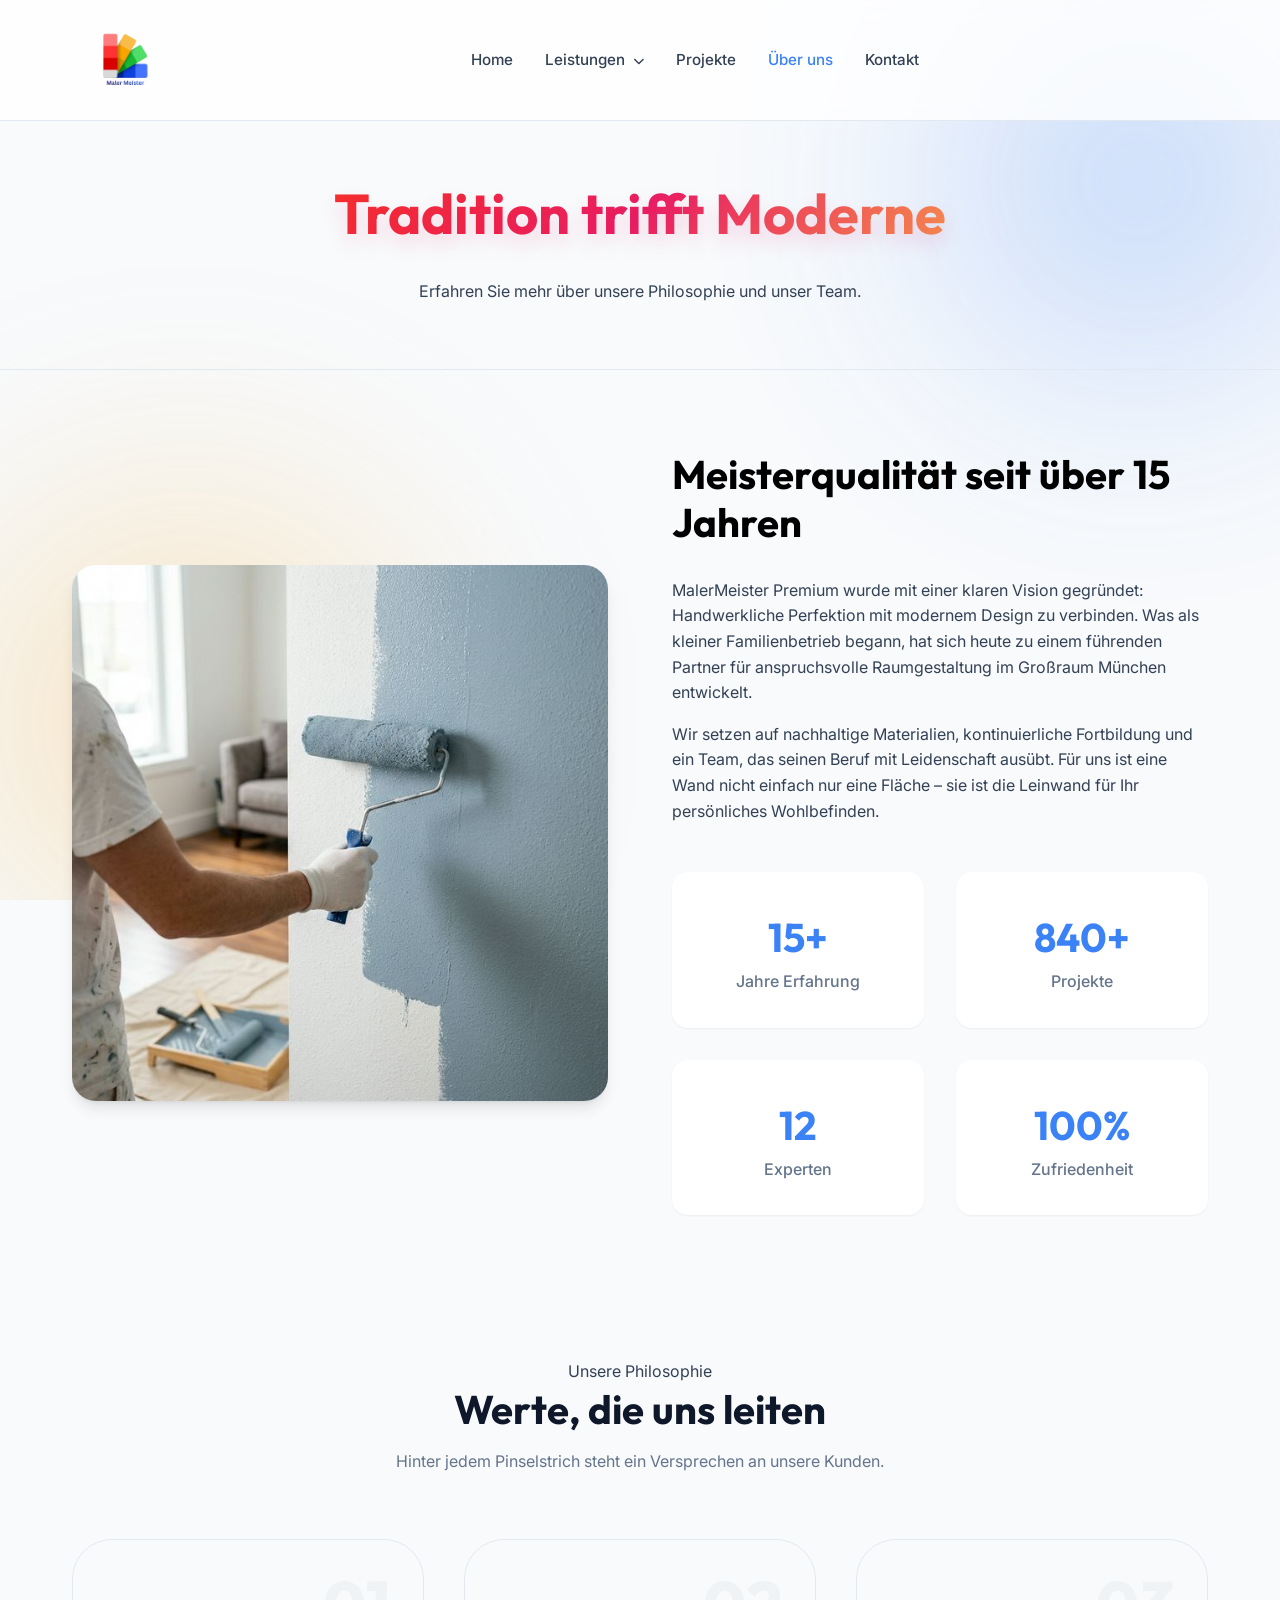
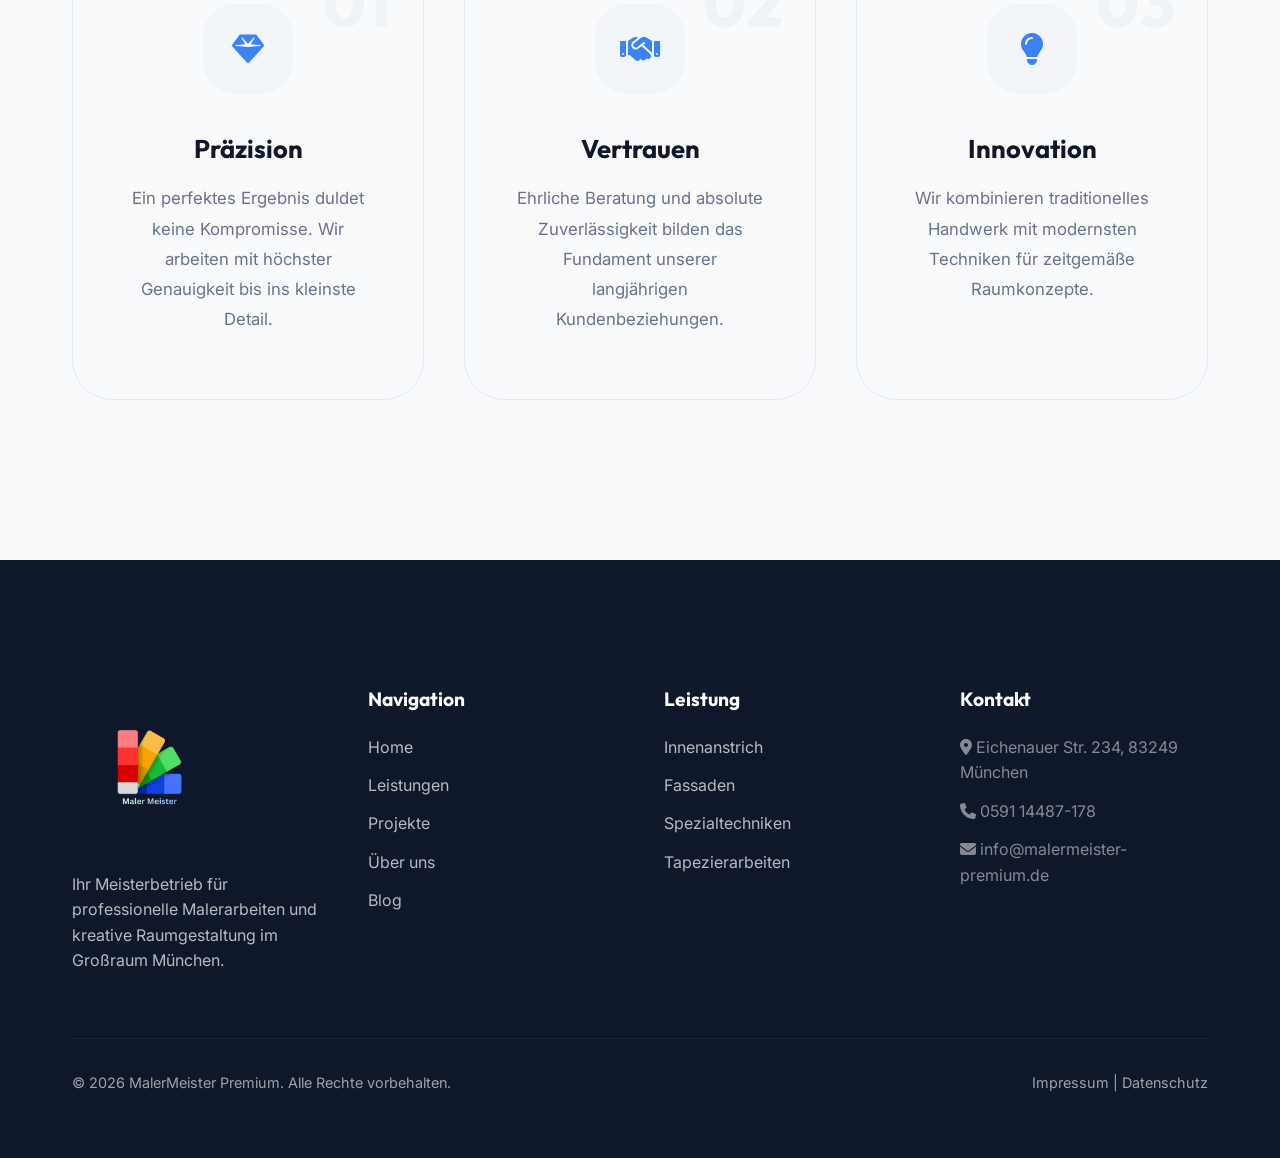
<file: ueber-uns.html>
<!DOCTYPE html>
<html lang="de">
<head>
    <meta charset="UTF-8">
    <meta name="viewport" content="width=device-width, initial-scale=1.0">
    <title>Über uns | MalerMeister Premium</title>
    <link rel="icon" type="image/png" href="assets/logo_custom.png">
    <link rel="stylesheet" href="styles.css">
    <link rel="stylesheet" href="https://cdnjs.cloudflare.com/ajax/libs/font-awesome/6.4.0/css/all.min.css">
    <style>
        .page-header {
            padding-top: 180px;
            background: var(--bg-white);
            border-bottom: 1px solid var(--border);
            text-align: center;
            padding-bottom: 4rem;
        }
        .about-section {
            padding: 5rem 0 3rem 0;
        }
        .about-grid {
            display: grid;
            grid-template-columns: 1fr 1fr;
            gap: 4rem;
            align-items: center;
        }
        .about-img {
            border-radius: 1.5rem;
            overflow: hidden;
            box-shadow: var(--shadow-lg);
        }
        .stats-grid {
            display: grid;
            grid-template-columns: repeat(2, 1fr);
            gap: 2rem;
            margin-top: 3rem;
        }
        .stat-item {
            background: var(--bg-white);
            padding: 2rem;
            border-radius: 1rem;
            text-align: center;
            box-shadow: var(--shadow-sm);
            transition: all 0.4s cubic-bezier(0.175, 0.885, 0.32, 1.275);
            border: 1px solid transparent;
            cursor: pointer;
        }
        .stat-item:hover {
            transform: translateY(-10px);
            box-shadow: var(--shadow-lg);
            border-color: var(--secondary);
            background: linear-gradient(to bottom, var(--bg-white), #f1f5f9);
        }
        .stat-number {
            display: block;
            font-size: 2.5rem;
            font-weight: 700;
            color: var(--secondary);
            font-family: 'Outfit', sans-serif;
            transition: transform 0.3s ease;
        }
        .stat-item:hover .stat-number {
            transform: scale(1.1);
        }
        .stat-label {
            color: var(--text-muted);
            font-weight: 500;
            transition: color 0.3s ease;
        }
        .stat-item:hover .stat-label {
            color: var(--primary);
        }

        .about-content h2 {
            margin-bottom: 2rem;
            color: #000000;
            font-size: 2.5rem;
            font-weight: 700;
        }

        .values-section {
            padding: 6rem 0 10rem 0;
            background: #ffffff;
            position: relative;
        }

        .values-grid {
            display: grid;
            grid-template-columns: repeat(3, 1fr);
            gap: 2.5rem;
            margin-top: 4rem;
        }

        .value-box {
            background: #f8fafc;
            padding: 4rem 3rem;
            border-radius: 2.5rem;
            border: 1px solid #e2e8f0;
            transition: all 0.6s cubic-bezier(0.165, 0.84, 0.44, 1);
            position: relative;
            overflow: hidden;
            display: flex;
            flex-direction: column;
            align-items: center;
            text-align: center;
        }

        .value-box::before {
            content: '';
            position: absolute;
            top: 0;
            left: 0;
            width: 100%;
            height: 5px;
            background: var(--gradient-hero);
            transform: scaleX(0);
            transform-origin: left;
            transition: transform 0.6s ease;
        }

        .value-box:hover {
            transform: translateY(-20px);
            background: #ffffff;
            box-shadow: 0 30px 60px -15px rgba(15, 23, 42, 0.1);
            border-color: #cbd5e1;
        }

        .value-box:hover::before {
            transform: scaleX(1);
        }

        .value-num {
            position: absolute;
            top: 2rem;
            right: 2rem;
            font-size: 4rem;
            font-weight: 800;
            color: rgba(15, 23, 42, 0.03);
            line-height: 1;
            font-family: 'Outfit', sans-serif;
        }

        .value-icon-new {
            width: 90px;
            height: 90px;
            background: #f1f5f9;
            border-radius: 2rem;
            display: flex;
            align-items: center;
            justify-content: center;
            font-size: 2rem;
            color: var(--secondary);
            margin-bottom: 2.5rem;
            transition: all 0.5s ease;
        }

        .value-box:hover .value-icon-new {
            transform: scale(1.1) rotate(5deg);
            background: linear-gradient(135deg, #3b82f6 0%, #ef4444 100%);
            color: #ffffff;
            box-shadow: 0 15px 30px rgba(239, 68, 68, 0.2);
        }

        .value-box h3 {
            font-size: 1.6rem;
            margin-bottom: 1.2rem;
            color: var(--primary);
        }

        .value-box p {
            color: var(--text-muted);
            line-height: 1.8;
            font-size: 1.05rem;
        }

        @media (max-width: 1100px) {
            .values-grid {
                grid-template-columns: repeat(2, 1fr);
            }
        }

        @media (max-width: 768px) {
            .values-grid {
                grid-template-columns: 1fr;
            }
            .values-section {
                padding: 6rem 0;
            }
        }

        @media (max-width: 768px) {
            .about-grid {
                grid-template-columns: 1fr;
                gap: 2rem;
            }
        }
    </style>
</head>
<body>
    <div class="bg-blobs">
        <div class="blob blob-1"></div>
        <div class="blob blob-2"></div>
    </div>

    <header>
        <div class="container">
            <nav>
                <a href="index.html" class="logo"><img src="assets/logo_custom.png" alt="MalerMeister Premium Logo"></a>
                <ul class="nav-links">
                    <li><a href="index.html">Home</a></li>
                    <li class="has-mega">
                        <a href="leistungen.html">Leistungen <i class="fas fa-chevron-down"></i></a>
                        <div class="mega-menu">
                            <div class="container mega-grid">
                                <div class="mega-col">
                                    <h4><i class="fas fa-paint-roller"></i> Standardarbeiten</h4>
                                    <ul>
                                        <li><a href="leistungen.html#innen">Innenanstrich</a></li>
                                        <li><a href="leistungen.html#fassade">Fassaden</a></li>
                                    </ul>
                                </div>
                                <div class="mega-col">
                                    <h4><i class="fas fa-star"></i> Spezialarbeiten</h4>
                                    <ul>
                                        <li><a href="leistungen.html#technik">Spezialtechniken</a></li>
                                        <li><a href="leistungen.html#tapeziere">Tapezierarbeiten</a></li>
                                    </ul>
                                </div>
                                <div class="mega-col mega-cta">
                                    <div class="cta-mini">
                                        <p>Nicht sicher?</p>
                                        <a href="kontakt.html" class="btn btn-primary btn-sm">Jetzt beraten lassen</a>
                                    </div>
                                </div>
                            </div>
                        </div>
                    </li>
                    <li><a href="projekte.html">Projekte</a></li>
                    <li><a href="ueber-uns.html" class="active">Über uns</a></li>
                    <li><a href="kontakt.html">Kontakt</a></li>
                </ul>
                <div class="header-actions">
                    <div class="mobile-menu-btn">
                        <i class="fas fa-bars"></i>
                    </div>
                </div>
            </nav>
        </div>
    </header>

    <main>
        <div class="page-header">
            <div class="container">
                <h1 class="reveal">Tradition trifft Moderne</h1>
                <p class="reveal">Erfahren Sie mehr über unsere Philosophie und unser Team.</p>
            </div>
        </div>

        <section class="about-section">
            <div class="container">
                <div class="about-grid">
                    <div class="about-img reveal">
                        <img src="assets/team.png" alt="Unser Team">
                    </div>
                    <div class="about-content reveal">
                        <h2>Meisterqualität seit über 15 Jahren</h2>
                        <p>MalerMeister Premium wurde mit einer klaren Vision gegründet: Handwerkliche Perfektion mit modernem Design zu verbinden. Was als kleiner Familienbetrieb begann, hat sich heute zu einem führenden Partner für anspruchsvolle Raumgestaltung im Großraum München entwickelt.</p>
                        <p style="margin-top: 1rem;">Wir setzen auf nachhaltige Materialien, kontinuierliche Fortbildung und ein Team, das seinen Beruf mit Leidenschaft ausübt. Für uns ist eine Wand nicht einfach nur eine Fläche – sie ist die Leinwand für Ihr persönliches Wohlbefinden.</p>
                        
                        <div class="stats-grid">
                            <div class="stat-item">
                                <span class="stat-number" data-target="15" data-suffix="+">0</span>
                                <span class="stat-label">Jahre Erfahrung</span>
                            </div>
                            <div class="stat-item">
                                <span class="stat-number" data-target="850" data-suffix="+">0</span>
                                <span class="stat-label">Projekte</span>
                            </div>
                            <div class="stat-item">
                                <span class="stat-number" data-target="12" data-suffix="">0</span>
                                <span class="stat-label">Experten</span>
                            </div>
                            <div class="stat-item">
                                <span class="stat-number" data-target="100" data-suffix="%">0</span>
                                <span class="stat-label">Zufriedenheit</span>
                            </div>
                        </div>
                    </div>
                </div>
            </div>
        </section>

        <section class="values-section">
            <div class="container">
                <div class="section-title reveal">
                    <span>Unsere Philosophie</span>
                    <h2>Werte, die uns leiten</h2>
                    <p>Hinter jedem Pinselstrich steht ein Versprechen an unsere Kunden.</p>
                </div>
                <div class="values-grid">
                    <div class="value-box reveal">
                        <span class="value-num">01</span>
                        <div class="value-icon-new"><i class="fas fa-gem"></i></div>
                        <h3>Präzision</h3>
                        <p>Ein perfektes Ergebnis duldet keine Kompromisse. Wir arbeiten mit höchster Genauigkeit bis ins kleinste Detail.</p>
                    </div>
                    <div class="value-box reveal" style="transition-delay: 0.1s;">
                        <span class="value-num">02</span>
                        <div class="value-icon-new"><i class="fas fa-handshake"></i></div>
                        <h3>Vertrauen</h3>
                        <p>Ehrliche Beratung und absolute Zuverlässigkeit bilden das Fundament unserer langjährigen Kundenbeziehungen.</p>
                    </div>
                    <div class="value-box reveal" style="transition-delay: 0.2s;">
                        <span class="value-num">03</span>
                        <div class="value-icon-new"><i class="fas fa-lightbulb"></i></div>
                        <h3>Innovation</h3>
                        <p>Wir kombinieren traditionelles Handwerk mit modernsten Techniken für zeitgemäße Raumkonzepte.</p>
                    </div>
                </div>
            </div>
        </section>
    </main>

    <footer>
        <div class="container">
            <div class="footer-grid">
                <div class="footer-col">
                    <a href="index.html" class="logo" style="margin-bottom: 1.5rem;"><img src="assets/logo_footer.png" alt="MalerMeister Premium Logo"></a>
                    <p style="opacity: 0.7;">Ihr Meisterbetrieb für professionelle Malerarbeiten und kreative Raumgestaltung im Großraum München.</p>
                </div>
                <div class="footer-col">
                    <h4>Navigation</h4>
                    <ul>
                        <li><a href="index.html">Home</a></li>
                        <li><a href="leistungen.html">Leistungen</a></li>
                        <li><a href="projekte.html">Projekte</a></li>
                        <li><a href="ueber-uns.html">Über uns</a></li>
                        <li><a href="blog.html">Blog</a></li>
                    </ul>
                </div>
                <div class="footer-col">
                    <h4>Leistung</h4>
                    <ul>
                        <li><a href="leistungen.html#innen">Innenanstrich</a></li>
                        <li><a href="leistungen.html#fassade">Fassaden</a></li>
                        <li><a href="leistungen.html#technik">Spezialtechniken</a></li>
                        <li><a href="leistungen.html#tapeziere">Tapezierarbeiten</a></li>
                    </ul>
                </div>
                <div class="footer-col">
                    <h4>Kontakt</h4>
                    <ul style="opacity: 0.7;">
                        <li><i class="fas fa-map-marker-alt"></i> Eichenauer Str. 234, 83249 München</li>
                        <li><i class="fas fa-phone"></i> 0591 14487-178</li>
                        <li><i class="fas fa-envelope"></i> <a href="mailto:info@webtech-agentur.de">info@malermeister-premium.de</a></li>
                    </ul>
                </div>
            </div>
            <div class="footer-bottom">
                <p>&copy; 2026 MalerMeister Premium. Alle Rechte vorbehalten.</p>
                <div class="footer-legal">
                    <a href="impressum.html">Impressum</a> | <a href="datenschutz.html">Datenschutz</a>
                </div>
            </div>
        </div>
    </footer>

    <script src="script.js"></script>
</body>
</html>
</file>
<file: styles.css>
@import url('https://fonts.googleapis.com/css2?family=Inter:wght@300;400;500;600&family=Outfit:wght@400;500;600;700&display=swap');

:root {
    --primary: #0f172a;
    --primary-light: #1e293b;
    --secondary: #3b82f6;
    --secondary-dark: #1d4ed8;
    --accent: #f59e0b;
    --bg-light: #f8fafc;
    --bg-white: #ffffff;
    --text-main: #334155;
    --text-heading: #0f172a;
    --text-muted: #64748b;
    --border: #e2e8f0;
    --gradient-primary: linear-gradient(135deg, #0f172a 0%, #3b82f6 100%);
    --gradient-hero: linear-gradient(135deg, #FF3D00 0%, #E91E63 50%, #FFEB3B 100%);
    --shadow-sm: 0 1px 2px 0 rgb(0 0 0 / 0.05);
    --shadow: 0 4px 6px -1px rgb(0 0 0 / 0.1), 0 2px 4px -2px rgb(0 0 0 / 0.1);
    --shadow-lg: 0 10px 15px -3px rgb(0 0 0 / 0.1), 0 4px 6px -4px rgb(0 0 0 / 0.1);
    --transition: all 0.3s cubic-bezier(0.4, 0, 0.2, 1);
}



* {
    margin: 0;
    padding: 0;
    box-sizing: border-box;
}

html {
    scroll-behavior: smooth;
    background-color: var(--bg-light);
}

body {
    font-family: 'Inter', sans-serif;
    color: var(--text-main);
    line-height: 1.6;
    overflow-x: hidden;
}

h1, h2, h3, h4, h5, h6 {
    font-family: 'Outfit', sans-serif;
    color: var(--text-heading);
    line-height: 1.2;
}

a {
    text-decoration: none;
    color: inherit;
    transition: var(--transition);
}

ul {
    list-style: none;
}

img {
    max-width: 100%;
    display: block;
}

/* Layout */
.container {
    max-width: 1200px;
    margin: 0 auto;
    padding: 0 2rem;
}

section {
    padding: 5rem 0;
}

/* Header & Nav */
header {
    background: rgba(255, 255, 255, 0.8);
    backdrop-filter: blur(10px);
    position: fixed;
    width: 100%;
    top: 0;
    z-index: 1000;
    border-bottom: 1px solid var(--border);
    transition: var(--transition);
}

nav {
    display: flex;
    justify-content: space-between;
    align-items: center;
    height: 120px;
}

.logo {
    display: flex;
    align-items: center;
}

.logo img {
    height: 110px;
    width: auto;
    transition: var(--transition);
}

.logo:hover img {
    transform: scale(1.05);
}

.footer-col .logo img {
    height: 160px;
}

.logo span {
    color: var(--secondary);
}

.nav-links {
    display: flex;
    gap: 2rem;
}

.nav-links a {
    font-weight: 500;
    font-size: 0.95rem;
}

.nav-links a:hover, .nav-links a.active {
    color: var(--secondary);
}

.nav-links i {
    font-size: 0.7rem;
    margin-left: 0.3rem;
    transition: transform 0.3s ease;
}

.has-mega:hover i {
    transform: rotate(180deg);
}

/* Mega Menu */
.mega-menu {
    position: absolute;
    top: 80px;
    left: 0;
    width: 100%;
    background: var(--bg-white);
    box-shadow: 0 20px 40px rgba(0,0,0,0.1);
    border-top: 1px solid var(--border);
    opacity: 0;
    visibility: hidden;
    transform: translateY(20px);
    transition: all 0.4s cubic-bezier(0.165, 0.84, 0.44, 1);
    padding: 3rem 0;
    z-index: 1001;
}

.has-mega:hover .mega-menu {
    opacity: 1;
    visibility: visible;
    transform: translateY(0);
}

.mega-grid {
    display: grid;
    grid-template-columns: repeat(3, 1fr);
    gap: 4rem; /* Increased gap for better spacing */
}

.mega-col h4 {
    font-size: 1.1rem;
    margin-bottom: 1.5rem;
    display: flex;
    align-items: center;
    gap: 0.8rem;
    color: var(--secondary);
}

.mega-col ul li {
    margin-bottom: 0.8rem;
}

.mega-col ul li a {
    font-weight: 400;
    color: var(--text-main);
    font-size: 0.9rem;
    position: relative;
    padding-left: 0;
}

.mega-col ul li a:hover {
    padding-left: 10px;
    color: var(--secondary);
}

.mega-cta {
    background: var(--bg-light);
    padding: 2rem;
    border-radius: 1rem;
    display: flex;
    align-items: center;
    justify-content: center;
    text-align: center;
}

.cta-mini p {
    font-weight: 600;
    margin-bottom: 1rem;
}

.btn-sm {
    padding: 0.6rem 1.2rem;
    font-size: 0.85rem;
}

.header-actions {
    display: flex;
    align-items: center;
    gap: 1.5rem;
}

.lang-switch {
    display: flex;
    gap: 0.5rem;
    font-size: 0.8rem;
    font-weight: 700;
}

.lang-switch span {
    cursor: pointer;
    opacity: 0.5;
    transition: var(--transition);
}

.lang-switch span.active {
    opacity: 1;
    color: var(--secondary);
}



.mobile-menu-btn {
    display: none;
    font-size: 1.5rem;
    cursor: pointer;
}

/* Hero Section */
.hero {
    height: 100vh;
    min-height: 700px;
    display: flex;
    align-items: center;
    padding-top: 180px; /* Offset for fixed header */
    background: linear-gradient(rgba(15, 23, 42, 0.6), rgba(15, 23, 42, 0.6)), url('assets/hero.png');
    background-size: cover;
    background-position: center;
    color: white;
    text-align: left;
    margin-top: 0;
}

.hero-content {
    max-width: 700px;
}

.hero h1 {
    font-size: 4rem;
    background: var(--gradient-hero);
    -webkit-background-clip: text;
    -webkit-text-fill-color: transparent;
    text-shadow: 0 4px 10px rgba(0,0,0,0.2);
}

/* Page Header Headings (Hero Titles) */
h1 {
    font-size: 3.5rem;
    background: var(--gradient-hero);
    -webkit-background-clip: text;
    -webkit-text-fill-color: transparent;
    text-shadow: 0 10px 20px rgba(233, 30, 99, 0.15);
    margin-bottom: 2rem;
}

.hero h1 span {
    -webkit-text-fill-color: var(--accent);
}

.hero p {
    font-size: 1.25rem;
    margin-bottom: 2.5rem;
    opacity: 0.9;
}

.btn {
    display: inline-block;
    padding: 1rem 2rem;
    border-radius: 0.5rem;
    font-weight: 600;
    cursor: pointer;
    border: none;
}

.btn-primary {
    background-color: var(--secondary);
    color: white;
}

.btn-primary:hover {
    background-color: var(--secondary-dark);
    transform: translateY(-2px);
}

.btn-outline {
    border: 2px solid white;
    color: white;
    margin-left: 1rem;
}

.btn-outline:hover {
    background: white;
    color: var(--primary);
}

/* Services section */
.section-title {
    text-align: center;
    margin-bottom: 4rem;
}

.section-title h2 {
    font-size: 2.5rem;
    margin-bottom: 1rem;
}

.section-title p {
    color: var(--text-muted);
}

.services-grid {
    display: grid;
    grid-template-columns: repeat(auto-fit, minmax(300px, 1fr));
    gap: 2rem;
}

.service-card {
    background: var(--bg-white);
    padding: 2.5rem;
    border-radius: 1rem;
    box-shadow: var(--shadow);
    transition: var(--transition);
    border: 1px solid transparent;
}

.service-card:hover {
    transform: translateY(-10px);
    border-color: var(--secondary);
    box-shadow: var(--shadow-lg);
}

/* Individual Icon Behaviors & Colors */
.service-icon.blue i { 
    color: #3b82f6; 
}
.service-icon.orange i { 
    color: #f59e0b; 
}
.service-icon.green i { 
    color: #10b981; 
}

/* Meaningful Animations */
.service-card:hover .service-icon.blue i {
    animation: roll 0.8s ease-in-out infinite alternate;
}

.service-card:hover .service-icon.orange i {
    animation: protect 1s ease-in-out infinite;
}

.service-card:hover .service-icon.green i {
    animation: sparkle 1.5s linear infinite;
}

@keyframes roll {
    from { transform: rotate(-15deg) translateX(-5px); }
    to { transform: rotate(15deg) translateX(5px); }
}

@keyframes protect {
    0% { transform: scale(1); opacity: 1; }
    50% { transform: scale(1.1); filter: brightness(1.2); }
    100% { transform: scale(1); opacity: 1; }
}

@keyframes sparkle {
    0% { transform: rotate(0deg) scale(1); }
    25% { transform: rotate(90deg) scale(1.2); filter: hue-rotate(90deg); }
    50% { transform: rotate(180deg) scale(1); }
    75% { transform: rotate(270deg) scale(1.2); filter: hue-rotate(-90deg); }
    100% { transform: rotate(360deg) scale(1); }
}

.service-card {
    background: var(--bg-white);
    padding: 2.5rem;
    border-radius: 1rem;
    box-shadow: var(--shadow);
    transition: var(--transition);
    border: 1px solid transparent;
    cursor: pointer;
    position: relative;
    overflow: hidden;
}

.service-card:focus-within {
    outline: none;
    border-color: var(--secondary);
    transform: translateY(-10px);
}

.service-card:hover {
    transform: translateY(-10px);
    border-color: var(--secondary);
    box-shadow: var(--shadow-lg);
}

.service-icon {
    width: 80px;
    height: 80px;
    margin-bottom: 2rem;
    transition: all 0.5s cubic-bezier(0.175, 0.885, 0.32, 1.275);
    display: flex;
    align-items: center;
    justify-content: center;
    border-radius: 1.5rem;
    overflow: hidden;
}

.service-icon img {
    width: 100%;
    height: 100%;
    object-fit: cover;
}

.service-card:hover .service-icon {
    transform: scale(1.1) rotate(5deg);
}

.service-icon.blue { background: rgba(59, 130, 246, 0.1); }
.service-icon.orange { background: rgba(245, 158, 11, 0.1); }
.service-icon.green { background: rgba(16, 185, 129, 0.1); }

/* Split Section Styles */
.split-section {
    background-color: var(--bg-white);
    overflow: hidden;
}

.split-grid {
    display: grid;
    grid-template-columns: 1fr 1fr;
    gap: 5rem;
    align-items: center;
}

.subtitle {
    display: inline-block;
    color: var(--secondary);
    font-weight: 700;
    text-transform: uppercase;
    font-size: 0.85rem;
    letter-spacing: 2px;
    margin-bottom: 1rem;
}

.split-content h2 {
    font-size: 3rem;
    margin-bottom: 1.5rem;
}

.feature-list {
    margin-top: 2rem;
}

.feature-list li {
    margin-bottom: 1.2rem;
    display: flex;
    align-items: flex-start;
    gap: 1rem;
}

.feature-list li i {
    color: var(--secondary);
    font-size: 1.2rem;
    margin-top: 3px;
}

.split-image {
    position: relative;
}

.split-image img {
    width: 100%;
    border-radius: 2rem;
    box-shadow: var(--shadow-lg);
}

.image-experience-badge {
    position: absolute;
    bottom: -2rem;
    left: -2rem;
    background: var(--secondary);
    color: white;
    padding: 2rem;
    border-radius: 1.5rem;
    text-align: center;
    box-shadow: var(--shadow-lg);
    animation: float 4s ease-in-out infinite;
}

.image-experience-badge strong {
    display: block;
    font-size: 2rem;
    line-height: 1;
}

.image-experience-badge span {
    font-size: 0.8rem;
    font-weight: 500;
}

@media (max-width: 992px) {
    .split-grid {
        grid-template-columns: 1fr;
        gap: 3rem;
    }
    .image-experience-badge {
        bottom: 1rem;
        left: 1rem;
        padding: 1.5rem;
    }
}
.projects-grid {
    display: grid;
    grid-template-columns: repeat(auto-fit, minmax(350px, 1fr));
    gap: 1.5rem;
}

.project-item {
    position: relative;
    border-radius: 1.5rem;
    overflow: hidden;
    height: 400px;
    box-shadow: var(--shadow);
    transition: all 0.5s cubic-bezier(0.4, 0, 0.2, 1);
    cursor: pointer;
}

@media (min-width: 768px) {
    .project-item.project-wide {
        grid-column: span 2;
        height: 500px;
    }
    .project-item.project-tall {
        height: 500px;
    }
}

.project-badge {
    position: absolute;
    top: 1.5rem;
    left: 1.5rem;
    background: rgba(255, 255, 255, 0.9);
    padding: 0.5rem 1rem;
    border-radius: 2rem;
    font-size: 0.75rem;
    font-weight: 700;
    text-transform: uppercase;
    color: var(--primary);
    z-index: 10;
    backdrop-filter: blur(5px);
    transition: var(--transition);
}

.project-item img {
    width: 100%;
    height: 100%;
    object-fit: cover;
    transition: transform 0.8s cubic-bezier(0.4, 0, 0.2, 1);
}

.project-overlay {
    position: absolute;
    inset: 0;
    background: linear-gradient(to top, rgba(15, 23, 42, 0.95) 10%, rgba(15, 23, 42, 0.4) 50%, transparent);
    display: flex;
    flex-direction: column;
    justify-content: flex-end;
    padding: 2.5rem;
    opacity: 0;
    transform: translateY(20px);
    transition: all 0.6s cubic-bezier(0.4, 0, 0.2, 1);
}

.project-location {
    font-size: 0.8rem;
    color: var(--secondary);
    font-weight: 600;
    margin-bottom: 0.5rem;
    display: flex;
    align-items: center;
    gap: 0.4rem;
}

.project-link-icon {
    position: absolute;
    bottom: 2.5rem;
    right: 2.5rem;
    width: 50px;
    height: 50px;
    background: var(--secondary);
    border-radius: 50%;
    display: flex;
    align-items: center;
    justify-content: center;
    color: white;
    transform: scale(0.5);
    opacity: 0;
    transition: all 0.4s cubic-bezier(0.175, 0.885, 0.32, 1.275);
}

.project-item:hover {
    transform: translateY(-5px) scale(1.02);
    box-shadow: 0 20px 40px -10px rgba(15, 23, 42, 0.3);
}

.project-item:hover img {
    transform: scale(1.1);
}

.project-item:hover .project-overlay {
    opacity: 1;
    transform: translateY(0);
}

.project-item:hover .project-badge {
    background: var(--secondary);
    color: white;
}

.project-item:hover .project-link-icon {
    transform: scale(1);
    opacity: 1;
}

.project-overlay h3 {
    color: white;
    margin-bottom: 0.8rem;
    font-size: 1.8rem;
}

.project-overlay p {
    color: rgba(255, 255, 255, 0.7);
    font-size: 0.95rem;
    max-width: 80% ;
}

/* Footer */
footer {
    background: var(--primary);
    color: white;
    padding: 8rem 0 4rem;
}

.footer-grid {
    display: grid;
    grid-template-columns: repeat(auto-fit, minmax(200px, 1fr));
    gap: 3rem;
    margin-bottom: 4rem;
}

.footer-col h4 {
    color: white;
    margin-bottom: 1.5rem;
    font-size: 1.2rem;
}

.footer-col ul li {
    margin-bottom: 0.8rem;
    opacity: 0.7;
    transition: var(--transition);
}

.footer-col ul li:hover {
    opacity: 1;
    padding-left: 5px;
}

.footer-bottom {
    border-top: 1px solid rgba(255, 255, 255, 0.1);
    padding-top: 2rem;
    display: flex;
    justify-content: space-between;
    align-items: center;
    font-size: 0.9rem;
    opacity: 0.6;
}

/* Animations */
.reveal {
    opacity: 0;
    transform: translateY(30px);
    transition: all 0.8s ease-out;
}

.reveal.active {
    opacity: 1;
    transform: translateY(0);
}

/* Responsiveness */
@media (max-width: 992px) {
    .hero h1 {
        font-size: 3rem;
    }
    h1 {
        font-size: 2.8rem;
    }
    .split-content h2, .section-title h2 {
        font-size: 2.2rem;
    }
    .mega-grid {
        grid-template-columns: repeat(2, 1fr);
        gap: 2rem;
    }
}

@media (max-width: 992px) {
    .nav-links {
        display: none;
        position: fixed;
        top: 120px; /* Align with nav height */
        left: 0;
        width: 100%;
        height: calc(100vh - 120px); /* Fill remaining screen */
        background: white;
        flex-direction: column;
        padding: 2rem 1.5rem;
        text-align: left; /* Better readability on mobile */
        border-bottom: 1px solid var(--border);
        box-shadow: var(--shadow-lg);
        animation: slideDown 0.3s ease-out;
        overflow-y: auto; /* Allow scroll if menu is long */
    }
    .nav-links.mobile-active {
        display: flex;
    }
    .nav-links li {
        width: 100%;
        padding: 0;
        border-bottom: 1px solid var(--border-light, #f1f5f9);
    }
    .nav-links li > a {
        display: flex;
        justify-content: space-between;
        align-items: center;
        padding: 1.25rem 0;
        font-size: 1.1rem;
    }
    .has-mega .mega-menu {
        position: static;
        box-shadow: none;
        border: none;
        padding: 0;
        display: none; /* Controlled by .submenu-active */
        opacity: 1;
        visibility: visible;
        transform: none;
        background: var(--bg-light);
        transition: max-height 0.3s ease-in-out;
    }
    .has-mega.submenu-active .mega-menu {
        display: block;
    }
    .has-mega.submenu-active i.fa-chevron-down {
        transform: rotate(180deg);
    }
    .mega-col {
        padding: 1.5rem;
        border-bottom: 1px solid var(--border);
    }
    .mega-col:last-child {
        border-bottom: none;
    }
    .mega-grid {
        grid-template-columns: 1fr;
        gap: 0;
    }
    @keyframes slideDown {
        from { transform: translateY(-20px); opacity: 0; }
        to { transform: translateY(0); opacity: 1; }
    }
    .mobile-menu-btn {
        display: block;
    }
    .hero h1 {
        font-size: 2.5rem;
    }
    h1 {
        font-size: 2.2rem;
    }
    .split-content h2, .section-title h2 {
        font-size: 1.8rem;
    }
    .btn {
        display: block;
        width: 100%;
        margin-bottom: 1rem;
        text-align: center;
    }
    .btn-outline {
        margin-left: 0;
    }
    .container {
        padding: 0 1.5rem;
    }
    section {
        padding: 3rem 0;
    }
    .page-header {
        padding-top: 160px !important;
        padding-bottom: 2rem !important;
    }
    .footer-bottom {
        flex-direction: column;
        gap: 1rem;
        text-align: center;
    }
    .footer-grid {
        gap: 2rem;
    }
    .project-item {
        height: 300px;
    }
}

/* Ambient Background Blobs */
.bg-blobs {
    position: fixed;
    top: 0;
    left: 0;
    width: 100vw;
    height: 100vh;
    z-index: -1;
    overflow: hidden;
    pointer-events: none;
    opacity: 0.7;
}

.blob {
    position: absolute;
    border-radius: 50%;
    filter: blur(120px);
    animation: float-blob 25s infinite alternate ease-in-out;
}

.blob-1 {
    width: 60vh;
    height: 60vh;
    background: radial-gradient(circle, rgba(59, 130, 246, 0.6) 0%, rgba(59, 130, 246, 0) 70%);
    top: -10vh;
    right: -10vw;
}

.blob-2 {
    width: 70vh;
    height: 70vh;
    background: radial-gradient(circle, rgba(245, 158, 11, 0.5) 0%, rgba(245, 158, 11, 0) 70%);
    bottom: -15vh;
    left: -10vw;
    animation-duration: 35s;
    animation-delay: -10s;
}

@keyframes float-blob {
    0% { transform: translate(0, 0) scale(1) rotate(0deg); }
    33% { transform: translate(150px, 80px) scale(1.1) rotate(15deg); }
    66% { transform: translate(-50px, 150px) scale(0.9) rotate(-15deg); }
    100% { transform: translate(50px, -50px) scale(1) rotate(0deg); }
}

/* Make sure all sections are transparent so blobs show through */
section, .hero, .projects, .services, .split-section, .page-header, .service-detail-section {
    background-color: transparent !important;
}

main {
    position: relative;
    z-index: 1;
}

html {
    background-color: var(--bg-light); /* Move base background here */
}

body {
    background-color: transparent !important; /* Make body transparent so z-index -1 works */
}

/* Project Filter Animation Helper */
.project-item.hide {
    opacity: 0 !important;
    transform: scale(0.8) !important;
    width: 0 !important;
    height: 0 !important;
    margin: 0 !important;
    padding: 0 !important;
    pointer-events: none !important;
    display: none !important; /* Standard fallback */
}
</file>
